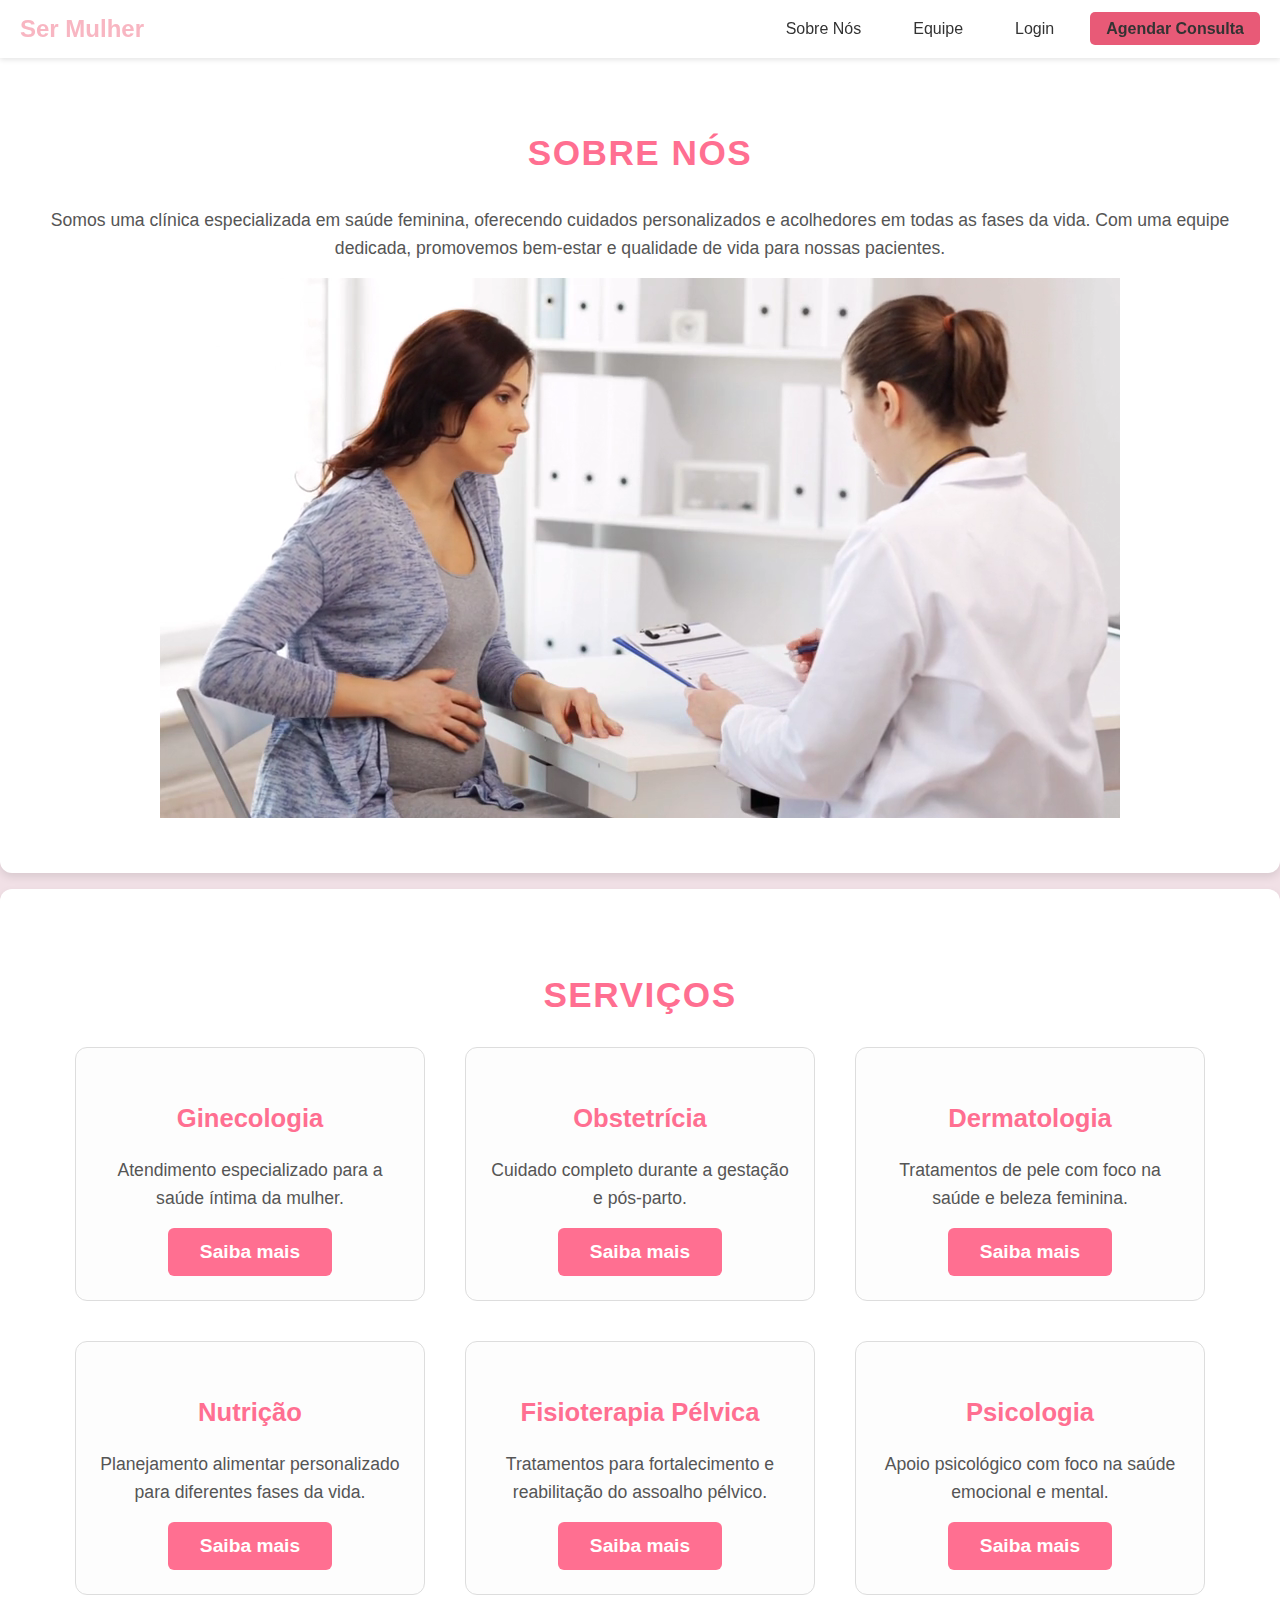
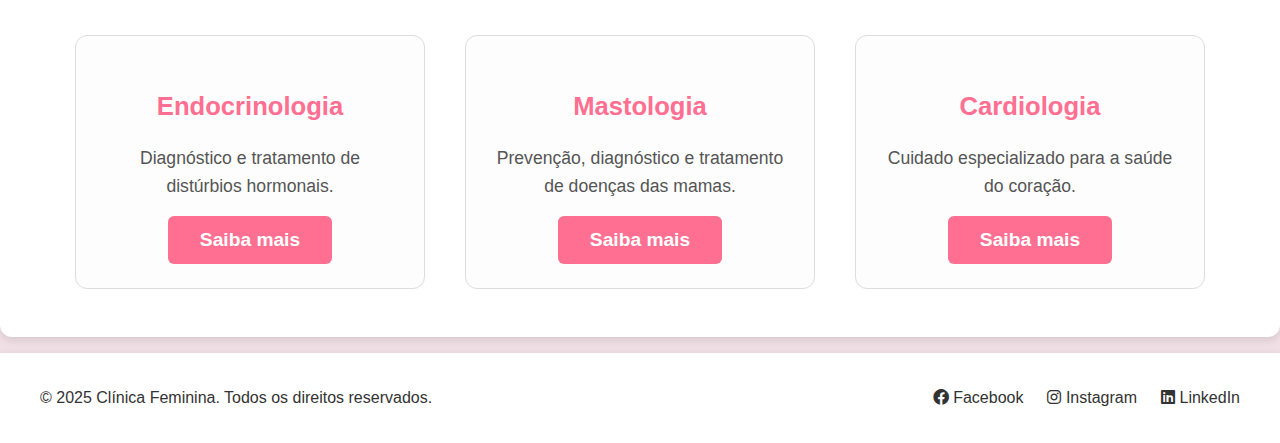
<file: index.html>
<!DOCTYPE html>
<html lang="pt-br">
<head>
    <meta charset="UTF-8">
    <meta name="viewport" content="width=device-width, initial-scale=1.0">
    <title>Clínica Feminina</title>
    <link rel="stylesheet" href="styles.css">
    
    <!-- Link para o Font Awesome -->
    <link rel="stylesheet" href="https://cdnjs.cloudflare.com/ajax/libs/font-awesome/6.0.0-beta3/css/all.min.css">
</head>
<header>
    <nav class="navbar">
      <div class="logo">Ser Mulher</div>  
      <ul id="navbar-links">
        <li><a href="index.html">Sobre Nós</a></li>
        <li><a href="equipe.html">Equipe</a></li>
        <li><a href="login.html">Login</a></li>
        <li><a href="agendamentos.html" class="cta-button">Agendar Consulta</a></li>
      </ul>
    </nav>
</header>

<script>
    // Função para alternar o menu em dispositivos móveis
    function toggleMenu() {
      const navbarLinks = document.getElementById('navbar-links');
      navbarLinks.classList.toggle('show');
    }

    // Função para adicionar a classe 'transparent' à navbar quando o usuário rolar a página
    window.onscroll = function() {
      const navbar = document.querySelector('.navbar');
      if (window.pageYOffset > 50) { // A partir de 50px de rolagem
        navbar.classList.add('transparent'); // Adiciona a classe para torná-la transparente
      } else {
        navbar.classList.remove('transparent'); // Remove a classe quando voltar ao topo
      }
    };
</script>


<section id="about" class="about">
    <div class="container">
        <h2>Sobre Nós</h2>
        <p>Somos uma clínica especializada em saúde feminina, oferecendo cuidados personalizados e acolhedores em todas as fases da vida. Com uma equipe dedicada, promovemos bem-estar e qualidade de vida para nossas pacientes.</p>
    </div>
    <video src="img\video_gravida.mp4" autoplay loop muted></video>
</section>

<section id="services" class="services">
    <div class="container">
        <h2>Serviços</h2>
        <div class="service-list">
            <div class="service">
                <h3>Ginecologia</h3>
                <p>Atendimento especializado para a saúde íntima da mulher.</p>
                <button><a class="link" href="ginecologia.html">Saiba mais</a></button>
            </div>
            <div class="service">
                <h3>Obstetrícia</h3>
                <p>Cuidado completo durante a gestação e pós-parto.</p>
                <button><a class="link" href="obstetricia.html">Saiba mais</a></button>
            </div>
            <div class="service">
                <h3>Dermatologia</h3>
                <p>Tratamentos de pele com foco na saúde e beleza feminina.</p>
                <button><a class="link" href="derma.html">Saiba mais</a></button>
            </div>
            <div class="service">
                <h3>Nutrição</h3>
                <p>Planejamento alimentar personalizado para diferentes fases da vida.</p>
                <button><a class="link" href="nutricao.html">Saiba mais</a></button>
            </div>
            <div class="service">
                <h3>Fisioterapia Pélvica</h3>
                <p>Tratamentos para fortalecimento e reabilitação do assoalho pélvico.</p>
                <button><a class="link" href="fisio-p.html">Saiba mais</a></button>
            </div>
            <div class="service">
                <h3>Psicologia</h3>
                <p>Apoio psicológico com foco na saúde emocional e mental.</p>
                <button><a class="link" href="psicologia.html">Saiba mais</a></button>
            </div>
            <div class="service">
                <h3>Endocrinologia</h3>
                <p>Diagnóstico e tratamento de distúrbios hormonais.</p>
                <button><a class="link" href="endocrinologia.html">Saiba mais</a></button>
            </div>
            <div class="service">
                <h3>Mastologia</h3>
                <p>Prevenção, diagnóstico e tratamento de doenças das mamas.</p>
                <button><a class="link" href="mastologia.html">Saiba mais</a></button>
            </div>
            <div class="service">
                <h3>Cardiologia</h3>
                <p>Cuidado especializado para a saúde do coração.</p>
                <button><a class="link" href="cardiologia.html">Saiba mais</a></button>
            </div>
        </div>
    </div>
</section>

    <footer class="footer">
        <div class="container">
            <div class="footer-content">
                <div class="footer-left">
                    <p>&copy; 2025 Clínica Feminina. Todos os direitos reservados.</p>
                </div>
                <div class="footer-right">
                    <ul class="social-links">
                        <li><a href="https://www.facebook.com/?locale=pt_BR" target="_blank"><i class="fab fa-facebook"></i> Facebook</a></li>
                        <li><a href="https://www.instagram.com/" target="_blank"><i class="fab fa-instagram"></i> Instagram</a></li>
                        <li><a href="https://www.linkedin.com/home" target="_blank"><i class="fab fa-linkedin"></i> LinkedIn</a></li>
                    </ul>
                </div>
            </div>
        </div>
    </footer>
    </body>
    </html>
</file>
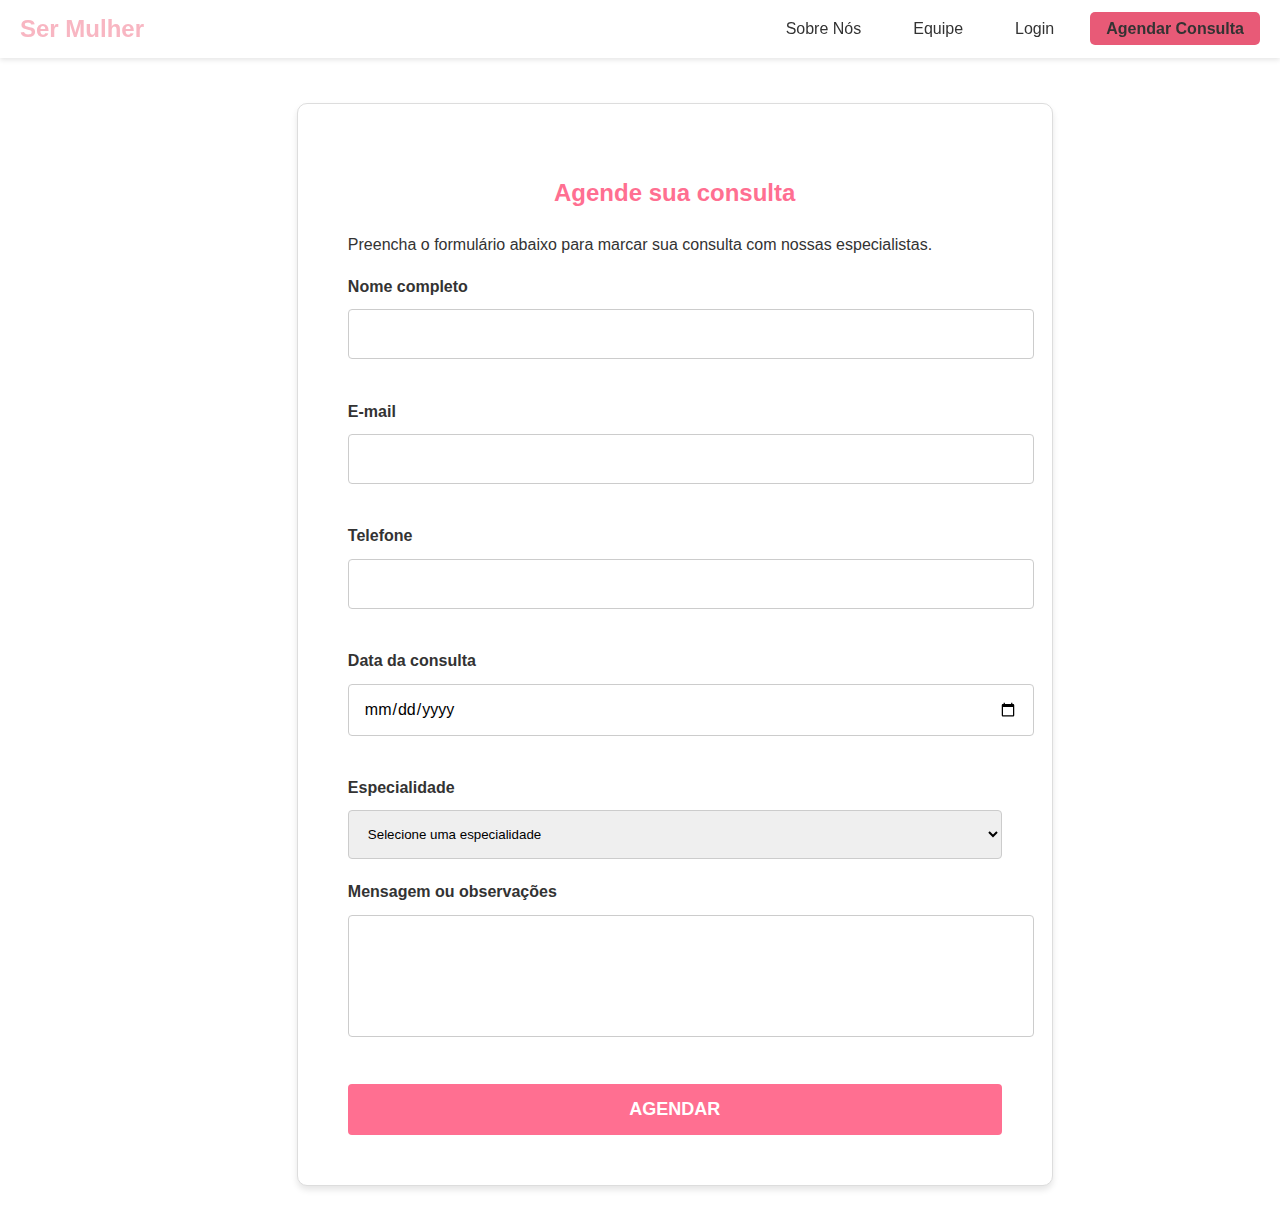
<file: agendamentos.html>
<!DOCTYPE html>
<html lang="pt-br">
<head>
    <meta charset="UTF-8">
    <meta name="viewport" content="width=device-width, initial-scale=1.0">
    <title>Clínica Feminina</title>
    <link rel="stylesheet" href="styles.css">
    
    <!-- Link para o Font Awesome -->
    <link rel="stylesheet" href="https://cdnjs.cloudflare.com/ajax/libs/font-awesome/6.0.0-beta3/css/all.min.css">
</head>
<header>
    <nav class="navbar">
      <div class="logo">Ser Mulher</div>  
      <ul id="navbar-links">
        <li><a href="index.html">Sobre Nós</a></li>
        <li><a href="equipe.html">Equipe</a></li>
        <li><a href="login.html">Login</a></li>
        <li><a href="agendamentos.html" class="cta-button">Agendar Consulta</a></li>
      </ul>
    </nav>
</header>

<script>
    // Função para alternar o menu em dispositivos móveis
    function toggleMenu() {
      const navbarLinks = document.getElementById('navbar-links');
      navbarLinks.classList.toggle('show');
    }

    // Função para adicionar a classe 'transparent' à navbar quando o usuário rolar a página
    window.onscroll = function() {
      const navbar = document.querySelector('.navbar');
      if (window.pageYOffset > 50) { // A partir de 50px de rolagem
        navbar.classList.add('transparent'); // Adiciona a classe para torná-la transparente
      } else {
        navbar.classList.remove('transparent'); // Remove a classe quando voltar ao topo
      }
    };
</script>

    <style>
       body {
    font-family: "Arial", Times, serif;
    background-color: #fff;
    margin: 0;
    padding: 0;
    display: flex;
    flex-direction: column;
    align-items: center;
    justify-content: space-between; /* Mudança aqui para garantir que o footer fique na parte inferior */
    min-height: 100vh;
    color: #333;
    text-align: center;
}

header {
    color: #ff6f91;
    padding: 20px 0;
    width: 100%;
    background-color: #fff;
}

header h1 {
    margin: 0;
    font-size: 3em;
}

.appointment-section {
    width: 100%;
    max-width: 1600px;
    padding: 20px;
}

.appointment-form {
    background-color: #fff;
    padding: 50px;
    border-radius: 10px;
    box-shadow: 0 4px 6px rgba(0, 0, 0, 0.1);
    text-align: left;
    margin: 0 auto;
    width: 90%;
}

.appointment-form h2 {
    color: #ff6f91;
    margin-bottom: 20px;
    text-align: center;
}

.form-group {
    margin-bottom: 20px;
}

.form-group label {
    display: block;
    font-weight: bold;
    margin-bottom: 10px;
    color: #333;
}

.form-group input, .form-group select, .form-group textarea {
    width: 100%;
    padding: 15px;
    border: 1px solid #ccc;
    border-radius: 4px;
    font-family: "Arial", Times, serif;
}

.form-group textarea {
    resize: none;
}

.btn-submit {
    background-color: #ff6f91;
    color: #fff;
    border: none;
    padding: 15px 20px;
    border-radius: 4px;
    cursor: pointer;
    font-size: 18px;
    display: block;
    width: 100%;
    text-transform: uppercase;
}

.btn-submit:hover {
    background-color: #ff5075;
}

.success-message {
    text-align: center;
    color: #28a745;
    font-weight: bold;
    margin-top: 20px;
    display: none;
}

footer {
    margin-top: 20px;
    font-size: 14px;
    color: #ff6f91;
    width: 100%; /* O footer vai ocupar 100% da largura */
    text-align: center;
    background-color: #fff;
    padding: 20px 0;
    position: absolute; /* Isso vai garantir que o footer fique na parte inferior da tela */
    bottom: 0; /* Coloca o footer no rodapé da página */
}

    </style>
    <script>
        document.addEventListener("DOMContentLoaded", () => {
            const form = document.querySelector(".appointment-form");
            const successMessage = document.createElement("div");
            successMessage.className = "success-message";
            successMessage.textContent = "Consulta agendada com sucesso!";
            form.parentNode.appendChild(successMessage);

            form.addEventListener("submit", (event) => {
                event.preventDefault();

                // Validações extras podem ser feitas aqui
                const name = document.getElementById("name").value;
                const email = document.getElementById("email").value;
                const phone = document.getElementById("phone").value;
                const date = document.getElementById("date").value;

                if (!name || !email || !phone || !date) {
                    alert("Por favor, preencha todos os campos obrigatórios.");
                    return;
                }

                successMessage.style.display = "block";
                form.reset();
            });
        });
    </script>
</head>
<body>
    <h1></h1>
    <main>
        <section class="appointment-section">
            <form action="#" method="post" class="appointment-form">
                <h2>Agende sua consulta</h2>
                <p>Preencha o formulário abaixo para marcar sua consulta com nossas especialistas.</p>

                <div class="form-group">
                    <label for="name">Nome completo</label>
                    <input type="text" id="name" name="name" required>
                </div>

                <div class="form-group">
                    <label for="email">E-mail</label>
                    <input type="email" id="email" name="email" required>
                </div>

                <div class="form-group">
                    <label for="phone">Telefone</label>
                    <input type="tel" id="phone" name="phone" required>
                </div>

                <div class="form-group">
                    <label for="date">Data da consulta</label>
                    <input type="date" id="date" name="date" required>
                </div>

                <div class="form-group">
                    <label for="specialty">Especialidade</label>
                    <select id="specialty" name="specialty" required>
                        <option value="">Selecione uma especialidade</option>
                        <option value="ginecologia">Ginecologia</option>
                        <option value="obstetricia">Obstetrícia</option>
                        <option value="nutricao">Nutrição</option>
                        <option value="dermatologista">Dermatologista</option>
                        <option value="fisioteriapia">Fisioterapia</option>
                        <option value="Cardiologia">Cardiologia</option>
                        <option value="mastologia">Mastologia</option>
                    </select>
                </div>

                <div class="form-group">
                    <label for="message">Mensagem ou observações</label>
                    <textarea id="message" name="message" rows="5"></textarea>
                </div>

                <button type="submit" class="btn-submit">Agendar</button>
            </form>
        </section>
    </main> 
</body>
</html>
</file>
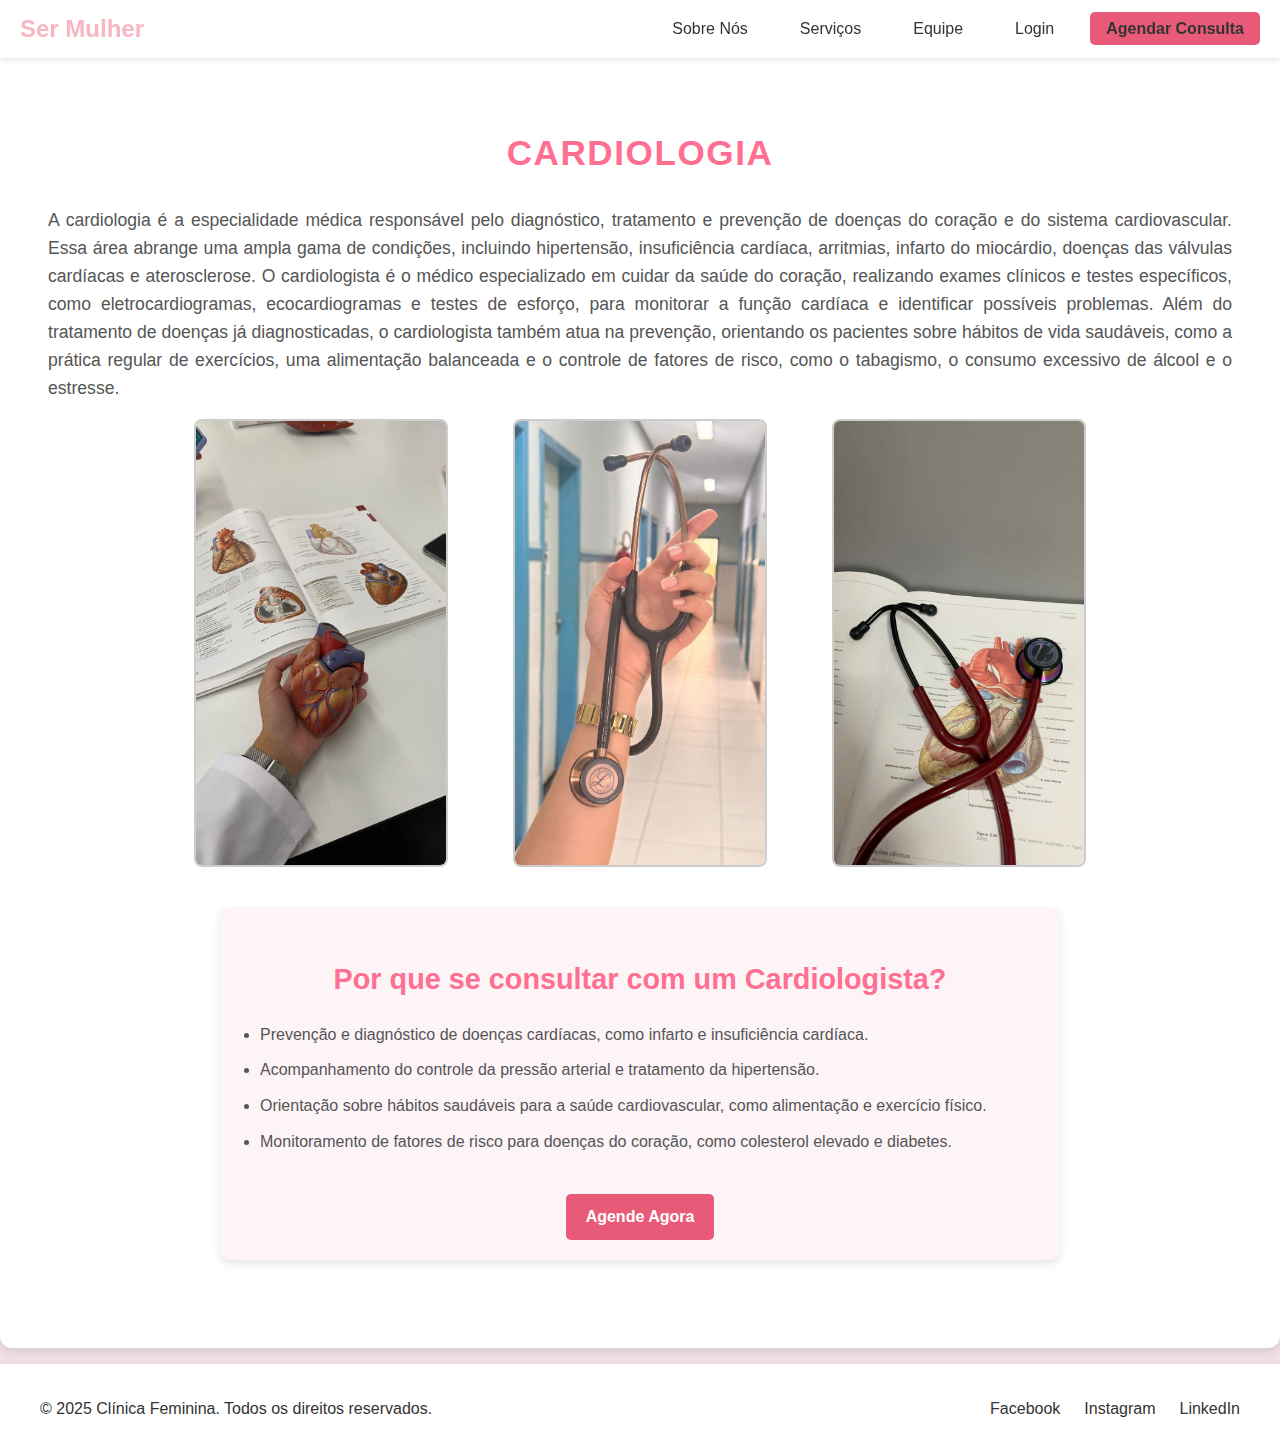
<file: cardiologia.html>
<!DOCTYPE html>
<html lang="pt-br">
<head>
    <meta charset="UTF-8">
    <meta name="viewport" content="width=device-width, initial-scale=1.0">
    <title>Clínica Feminina</title>
    <link rel="stylesheet" href="styles.css">
    <style>
        p {
            text-align: justify;
            margin-bottom: 20px;
        }
        .image-container {
            display: flex;
            gap: 65px; /* Espaço entre as imagens */
            justify-content: center; /* Alinha horizontalmente ao centro */
            align-items: center; /* Alinha verticalmente ao centro */
        }

        .image-container img {
            width: 250px; /* Largura da imagem */
            height: auto;
            border: 2px solid #ccc; /* Bordas opcionais */
            border-radius: 8px; /* Borda arredondada */
            justify-content: center; /* Alinha horizontalmente ao centro */
            align-items: center; /* Alinha verticalmente ao centro */
        }

        .topics {
        text-align: center;
        margin: 40px auto;
        padding: 20px;
        background-color: #fdf4f8;
        border-radius: 10px;
        box-shadow: 0 4px 8px rgba(0, 0, 0, 0.1);
        max-width: 800px;
        }

        .topics h3 {
            color: #ff6f91;
            margin-bottom: 15px;
            font-size: 1.8rem;
        }

        .topics ul {
            list-style-type: disc;
            margin: 20px 0;
            padding: 0 20px;
            text-align: left;
            color: #555;
        }

        .topics ul li {
            margin-bottom: 10px;
        }

        .cta-button-text {
            display: inline-block;
            margin-top: 20px;
            background-color: #e85a77;
            color: #fff;
            font-weight: bold;
            padding: 10px 20px;
            border-radius: 5px;
            text-decoration: none;
            transition: background-color 0.3s ease, transform 0.3s ease;
        }

        .cta-button-text:hover {
            background-color: #d14965;
            transform: translateY(-3px);
        }

    </style>
</head>
<header>
    <nav class="navbar">
      <div class="logo">Ser Mulher</div>  
      <ul id="navbar-links">
        <li><a href="inicio.html">Sobre Nós</a></li>
        <li><a href="#servicos">Serviços</a></li>
        <li><a href="equipe.html">Equipe</a></li>
        <li><a href="login.html">Login</a></li>
        <li><a href="agendamento.html" class="cta-button">Agendar Consulta</a></li>
      </ul>
    </nav>
  </header>

  <script>
    // Função para alternar o menu em dispositivos móveis
    function toggleMenu() {
      const navbarLinks = document.getElementById('navbar-links');
      navbarLinks.classList.toggle('show');
    }

      // Função para adicionar a classe 'transparent' à navbar quando o usuário rolar a página
  window.onscroll = function() {
    const navbar = document.querySelector('.navbar');
    if (window.pageYOffset > 50) { // A partir de 50px de rolagem
      navbar.classList.add('transparent'); // Adiciona a classe para torná-la transparente
    } else {
      navbar.classList.remove('transparent'); // Remove a classe quando voltar ao topo
    }
  };

  </script>

<section id="about" class="about">
    <div class="container">
        <h2>Cardiologia</h2>
        <p>A cardiologia é a especialidade médica responsável pelo diagnóstico, tratamento e prevenção de doenças do coração e do sistema cardiovascular. Essa área abrange uma ampla gama de condições, incluindo hipertensão, insuficiência cardíaca, arritmias, infarto do miocárdio, doenças das válvulas cardíacas e aterosclerose. O cardiologista é o médico especializado em cuidar da saúde do coração, realizando exames clínicos e testes específicos, como eletrocardiogramas, ecocardiogramas e testes de esforço, para monitorar a função cardíaca e identificar possíveis problemas.

            Além do tratamento de doenças já diagnosticadas, o cardiologista também atua na prevenção, orientando os pacientes sobre hábitos de vida saudáveis, como a prática regular de exercícios, uma alimentação balanceada e o controle de fatores de risco, como o tabagismo, o consumo excessivo de álcool e o estresse. </p>
    </div>

    <div class="image-container">
      <img src="img/cardiologia.jfif" alt="Imagem 1">
      <img src="img/dfdb81d2-b2e1-4d0f-821e-9f4c9f71d6f5.jfif" alt="Imagem 2">
      <img src="img/medicine aesthetic 🩺💕.jfif" alt="Imagem 3">
  </div>

  <div class="topics">
    <h3>Por que se consultar com um Cardiologista?</h3>
    <ul>
        <li>Prevenção e diagnóstico de doenças cardíacas, como infarto e insuficiência cardíaca.</li>
        <li>Acompanhamento do controle da pressão arterial e tratamento da hipertensão.</li>
        <li>Orientação sobre hábitos saudáveis para a saúde cardiovascular, como alimentação e exercício físico.</li>
        <li>Monitoramento de fatores de risco para doenças do coração, como colesterol elevado e diabetes.</li>
    </ul>
    <a href="agendamentos.html" class="cta-button-text">Agende Agora</a>
</div>
</section>

<footer class="footer">
    <div class="container">
        <div class="footer-content">
            <div class="footer-left">
                <p>&copy; 2025 Clínica Feminina. Todos os direitos reservados.</p>
            </div>
            <div class="footer-right">
                <ul class="social-links">
                    <li><a href="https://www.facebook.com/?locale=pt_BR" target="_blank"><i class="fab fa-facebook"></i> Facebook</a></li>
                    <li><a href="https://www.instagram.com/" target="_blank"><i class="fab fa-instagram"></i> Instagram</a></li>
                    <li><a href="https://www.linkedin.com/home" target="_blank"><i class="fab fa-linkedin"></i> LinkedIn</a></li>
                </ul>
            </div>
        </div>
    </div>
</footer>
</body>
</html>
</file>
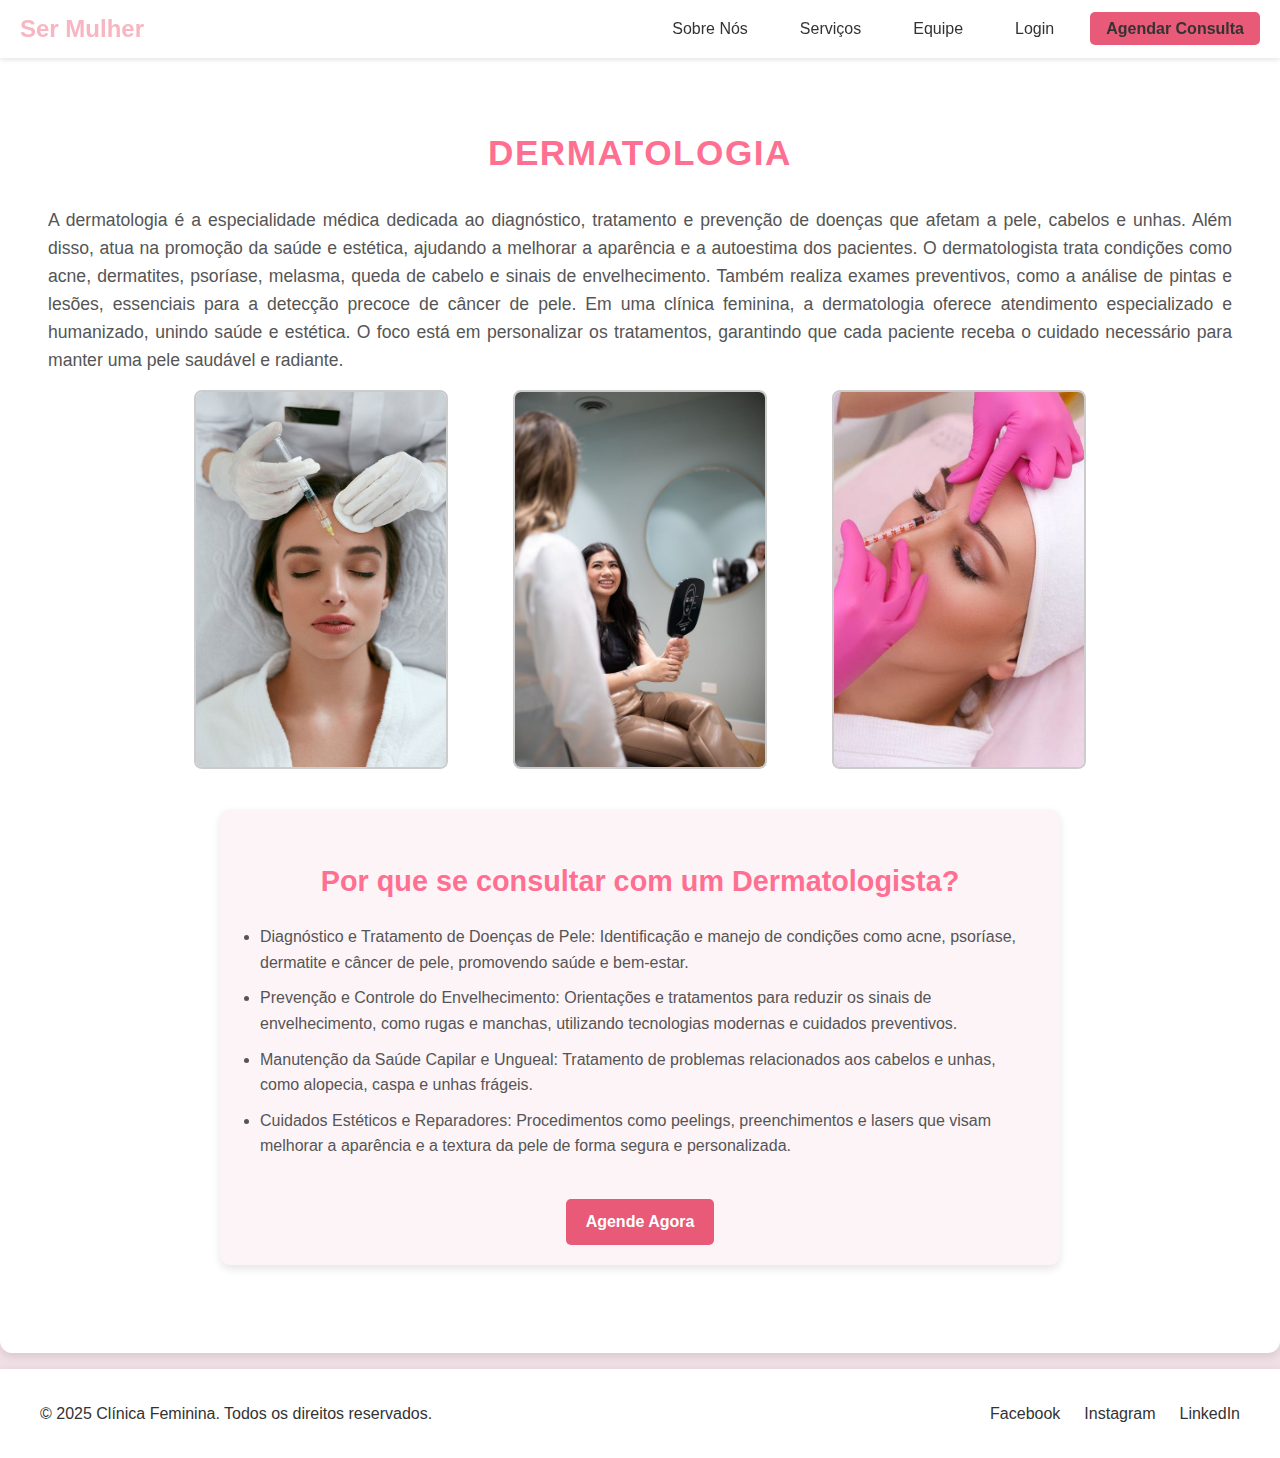
<file: derma.html>
<!DOCTYPE html>
<html lang="pt-br">
<head>
    <meta charset="UTF-8">
    <meta name="viewport" content="width=device-width, initial-scale=1.0">
    <title>Clínica Feminina</title>
    <link rel="stylesheet" href="styles.css">
    <style>
        p {
            text-align: justify;
            margin-bottom: 20px;
        }
        .image-container {
            display: flex;
            gap: 65px; /* Espaço entre as imagens */
            justify-content: center; /* Alinha horizontalmente ao centro */
            align-items: center; /* Alinha verticalmente ao centro */
        }

        .image-container img {
            width: 250px; /* Largura da imagem */
            height: auto;
            border: 2px solid #ccc; /* Bordas opcionais */
            border-radius: 8px; /* Borda arredondada */
            justify-content: center; /* Alinha horizontalmente ao centro */
            align-items: center; /* Alinha verticalmente ao centro */
        }

        .topics {
        text-align: center;
        margin: 40px auto;
        padding: 20px;
        background-color: #fdf4f8;
        border-radius: 10px;
        box-shadow: 0 4px 8px rgba(0, 0, 0, 0.1);
        max-width: 800px;
        }

        .topics h3 {
            color: #ff6f91;
            margin-bottom: 15px;
            font-size: 1.8rem;
        }

        .topics ul {
            list-style-type: disc;
            margin: 20px 0;
            padding: 0 20px;
            text-align: left;
            color: #555;
        }

        .topics ul li {
            margin-bottom: 10px;
        }

        .cta-button-text {
            display: inline-block;
            margin-top: 20px;
            background-color: #e85a77;
            color: #fff;
            font-weight: bold;
            padding: 10px 20px;
            border-radius: 5px;
            text-decoration: none;
            transition: background-color 0.3s ease, transform 0.3s ease;
        }

        .cta-button-text:hover {
            background-color: #d14965;
            transform: translateY(-3px);
        }

    </style>
</head>
<header>
    <nav class="navbar">
      <div class="logo">Ser Mulher</div>  
      <ul id="navbar-links">
        <li><a href="inicio.html">Sobre Nós</a></li>
        <li><a href="#servicos">Serviços</a></li>
        <li><a href="equipe.html">Equipe</a></li>
        <li><a href="login.html">Login</a></li>
        <li><a href="agendamento.html" class="cta-button">Agendar Consulta</a></li>
      </ul>
    </nav>
  </header>

  <script>
    // Função para alternar o menu em dispositivos móveis
    function toggleMenu() {
      const navbarLinks = document.getElementById('navbar-links');
      navbarLinks.classList.toggle('show');
    }

      // Função para adicionar a classe 'transparent' à navbar quando o usuário rolar a página
  window.onscroll = function() {
    const navbar = document.querySelector('.navbar');
    if (window.pageYOffset > 50) { // A partir de 50px de rolagem
      navbar.classList.add('transparent'); // Adiciona a classe para torná-la transparente
    } else {
      navbar.classList.remove('transparent'); // Remove a classe quando voltar ao topo
    }
  };

  </script>

<section id="about" class="about">
    <div class="container">
        <h2>Dermatologia</h2>
        <p>A dermatologia é a especialidade médica dedicada ao diagnóstico, tratamento e prevenção de doenças que afetam a pele, cabelos e unhas. Além disso, atua na promoção da saúde e estética, ajudando a melhorar a aparência e a autoestima dos pacientes.

            O dermatologista trata condições como acne, dermatites, psoríase, melasma, queda de cabelo e sinais de envelhecimento. Também realiza exames preventivos, como a análise de pintas e lesões, essenciais para a detecção precoce de câncer de pele.
            
            Em uma clínica feminina, a dermatologia oferece atendimento especializado e humanizado, unindo saúde e estética. O foco está em personalizar os tratamentos, garantindo que cada paciente receba o cuidado necessário para manter uma pele saudável e radiante.</p>
    </div>

    <div class="image-container">
      <img src="img/d1.jfif" alt="Imagem 1">
      <img src="img/d2.jfif" alt="Imagem 2">
      <img src="img/d3.jfif" alt="Imagem 3">
  </div>

  <div class="topics">
    <h3>Por que se consultar com um Dermatologista?</h3>
    <ul>
        <li>Diagnóstico e Tratamento de Doenças de Pele: Identificação e manejo de condições como acne, psoríase, dermatite e câncer de pele, promovendo saúde e bem-estar.</li>
        <li>Prevenção e Controle do Envelhecimento: Orientações e tratamentos para reduzir os sinais de envelhecimento, como rugas e manchas, utilizando tecnologias modernas e cuidados preventivos.</li>
        <li>Manutenção da Saúde Capilar e Ungueal: Tratamento de problemas relacionados aos cabelos e unhas, como alopecia, caspa e unhas frágeis.</li>
        <li>Cuidados Estéticos e Reparadores: Procedimentos como peelings, preenchimentos e lasers que visam melhorar a aparência e a textura da pele de forma segura e personalizada.</li>
    </ul>
    <a href="agendamentos.html" class="cta-button-text">Agende Agora</a>
</div>
</section>

<footer class="footer">
    <div class="container">
        <div class="footer-content">
            <div class="footer-left">
                <p>&copy; 2025 Clínica Feminina. Todos os direitos reservados.</p>
            </div>
            <div class="footer-right">
                <ul class="social-links">
                    <li><a href="https://www.facebook.com/?locale=pt_BR" target="_blank"><i class="fab fa-facebook"></i> Facebook</a></li>
                    <li><a href="https://www.instagram.com/" target="_blank"><i class="fab fa-instagram"></i> Instagram</a></li>
                    <li><a href="https://www.linkedin.com/home" target="_blank"><i class="fab fa-linkedin"></i> LinkedIn</a></li>
                </ul>
            </div>
        </div>
    </div>
</footer>
</body>
</html>
</file>
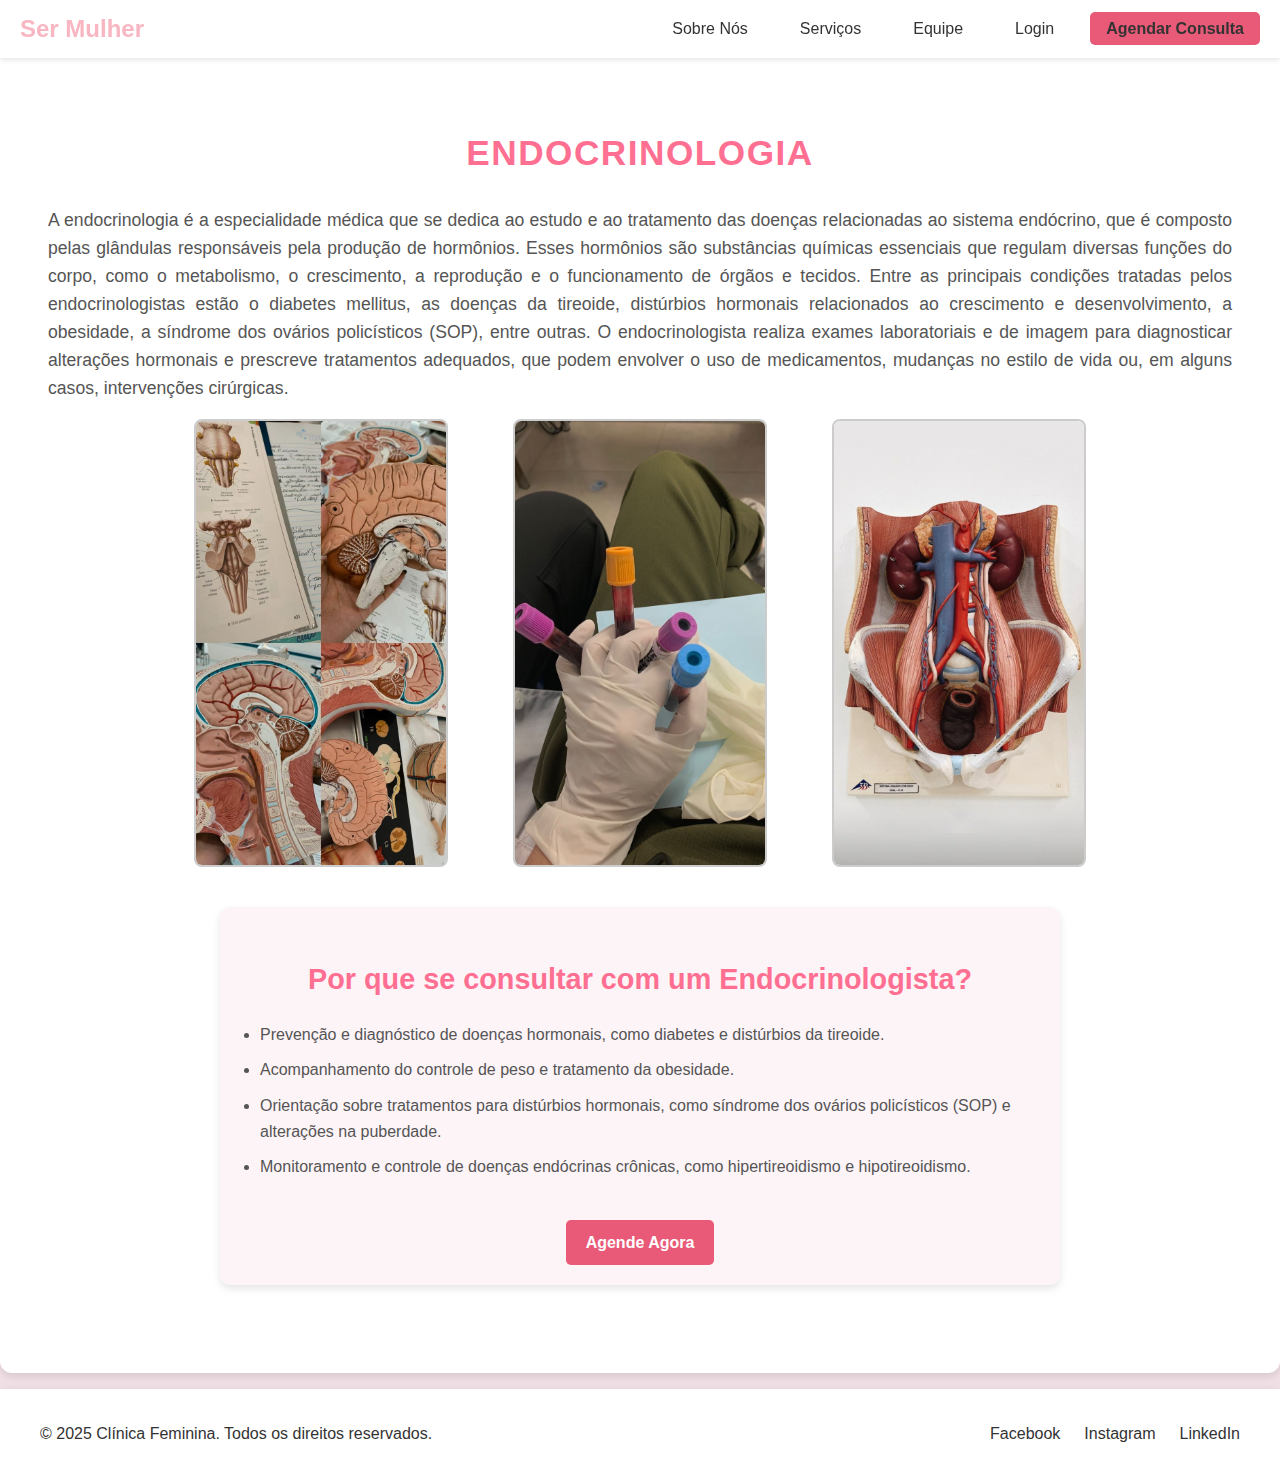
<file: endocrinologia.html>
<!DOCTYPE html>
<html lang="pt-br">
<head>
    <meta charset="UTF-8">
    <meta name="viewport" content="width=device-width, initial-scale=1.0">
    <title>Clínica Feminina</title>
    <link rel="stylesheet" href="styles.css">
    <style>
        p {
            text-align: justify;
            margin-bottom: 20px;
        }
        .image-container {
            display: flex;
            gap: 65px; /* Espaço entre as imagens */
            justify-content: center; /* Alinha horizontalmente ao centro */
            align-items: center; /* Alinha verticalmente ao centro */
        }

        .image-container img {
            width: 250px; /* Largura da imagem */
            height: auto;
            border: 2px solid #ccc; /* Bordas opcionais */
            border-radius: 8px; /* Borda arredondada */
            justify-content: center; /* Alinha horizontalmente ao centro */
            align-items: center; /* Alinha verticalmente ao centro */
        }

        .topics {
        text-align: center;
        margin: 40px auto;
        padding: 20px;
        background-color: #fdf4f8;
        border-radius: 10px;
        box-shadow: 0 4px 8px rgba(0, 0, 0, 0.1);
        max-width: 800px;
        }

        .topics h3 {
            color: #ff6f91;
            margin-bottom: 15px;
            font-size: 1.8rem;
        }

        .topics ul {
            list-style-type: disc;
            margin: 20px 0;
            padding: 0 20px;
            text-align: left;
            color: #555;
        }

        .topics ul li {
            margin-bottom: 10px;
        }

        .cta-button-text {
            display: inline-block;
            margin-top: 20px;
            background-color: #e85a77;
            color: #fff;
            font-weight: bold;
            padding: 10px 20px;
            border-radius: 5px;
            text-decoration: none;
            transition: background-color 0.3s ease, transform 0.3s ease;
        }

        .cta-button-text:hover {
            background-color: #d14965;
            transform: translateY(-3px);
        }

    </style>
</head>
<header>
    <nav class="navbar">
      <div class="logo">Ser Mulher</div>  
      <ul id="navbar-links">
        <li><a href="inicio.html">Sobre Nós</a></li>
        <li><a href="#servicos">Serviços</a></li>
        <li><a href="equipe.html">Equipe</a></li>
        <li><a href="login.html">Login</a></li>
        <li><a href="agendamentos.html" class="cta-button">Agendar Consulta</a></li>
      </ul>
    </nav>
  </header>

  <script>
    // Função para alternar o menu em dispositivos móveis
    function toggleMenu() {
      const navbarLinks = document.getElementById('navbar-links');
      navbarLinks.classList.toggle('show');
    }

      // Função para adicionar a classe 'transparent' à navbar quando o usuário rolar a página
  window.onscroll = function() {
    const navbar = document.querySelector('.navbar');
    if (window.pageYOffset > 50) { // A partir de 50px de rolagem
      navbar.classList.add('transparent'); // Adiciona a classe para torná-la transparente
    } else {
      navbar.classList.remove('transparent'); // Remove a classe quando voltar ao topo
    }
  };

  </script>

<section id="about" class="about">
    <div class="container">
        <h2>Endocrinologia</h2>
        <p>A endocrinologia é a especialidade médica que se dedica ao estudo e ao tratamento das doenças relacionadas ao sistema endócrino, que é composto pelas glândulas responsáveis pela produção de hormônios. Esses hormônios são substâncias químicas essenciais que regulam diversas funções do corpo, como o metabolismo, o crescimento, a reprodução e o funcionamento de órgãos e tecidos.

            Entre as principais condições tratadas pelos endocrinologistas estão o diabetes mellitus, as doenças da tireoide, distúrbios hormonais relacionados ao crescimento e desenvolvimento, a obesidade, a síndrome dos ovários policísticos (SOP), entre outras. O endocrinologista realiza exames laboratoriais e de imagem para diagnosticar alterações hormonais e prescreve tratamentos adequados, que podem envolver o uso de medicamentos, mudanças no estilo de vida ou, em alguns casos, intervenções cirúrgicas.</p>
    </div>

    <div class="image-container">
      <img src="img/anatomia walppaper.jfif" alt="Imagem 1">
      <img src="img/sangue.jfif" alt="Imagem 2">
      <img src="img/Anatomy.jfif" alt="Imagem 3">
  </div>

  <div class="topics">
    <h3>Por que se consultar com um Endocrinologista?</h3>
    <ul>
        <li>Prevenção e diagnóstico de doenças hormonais, como diabetes e distúrbios da tireoide.</li>
        <li>Acompanhamento do controle de peso e tratamento da obesidade.</li>
        <li>Orientação sobre tratamentos para distúrbios hormonais, como síndrome dos ovários policísticos (SOP) e alterações na puberdade.</li>
        <li>Monitoramento e controle de doenças endócrinas crônicas, como hipertireoidismo e hipotireoidismo.</li>
    </ul>
    <a href="agendamentos.html" class="cta-button-text">Agende Agora</a>
</div>
</section>

<footer class="footer">
    <div class="container">
        <div class="footer-content">
            <div class="footer-left">
                <p>&copy; 2025 Clínica Feminina. Todos os direitos reservados.</p>
            </div>
            <div class="footer-right">
                <ul class="social-links">
                    <li><a href="https://www.facebook.com/?locale=pt_BR" target="_blank"><i class="fab fa-facebook"></i> Facebook</a></li>
                    <li><a href="https://www.instagram.com/" target="_blank"><i class="fab fa-instagram"></i> Instagram</a></li>
                    <li><a href="https://www.linkedin.com/home" target="_blank"><i class="fab fa-linkedin"></i> LinkedIn</a></li>
                </ul>
            </div>
        </div>
    </div>
</footer>
</body>
</html>
</file>
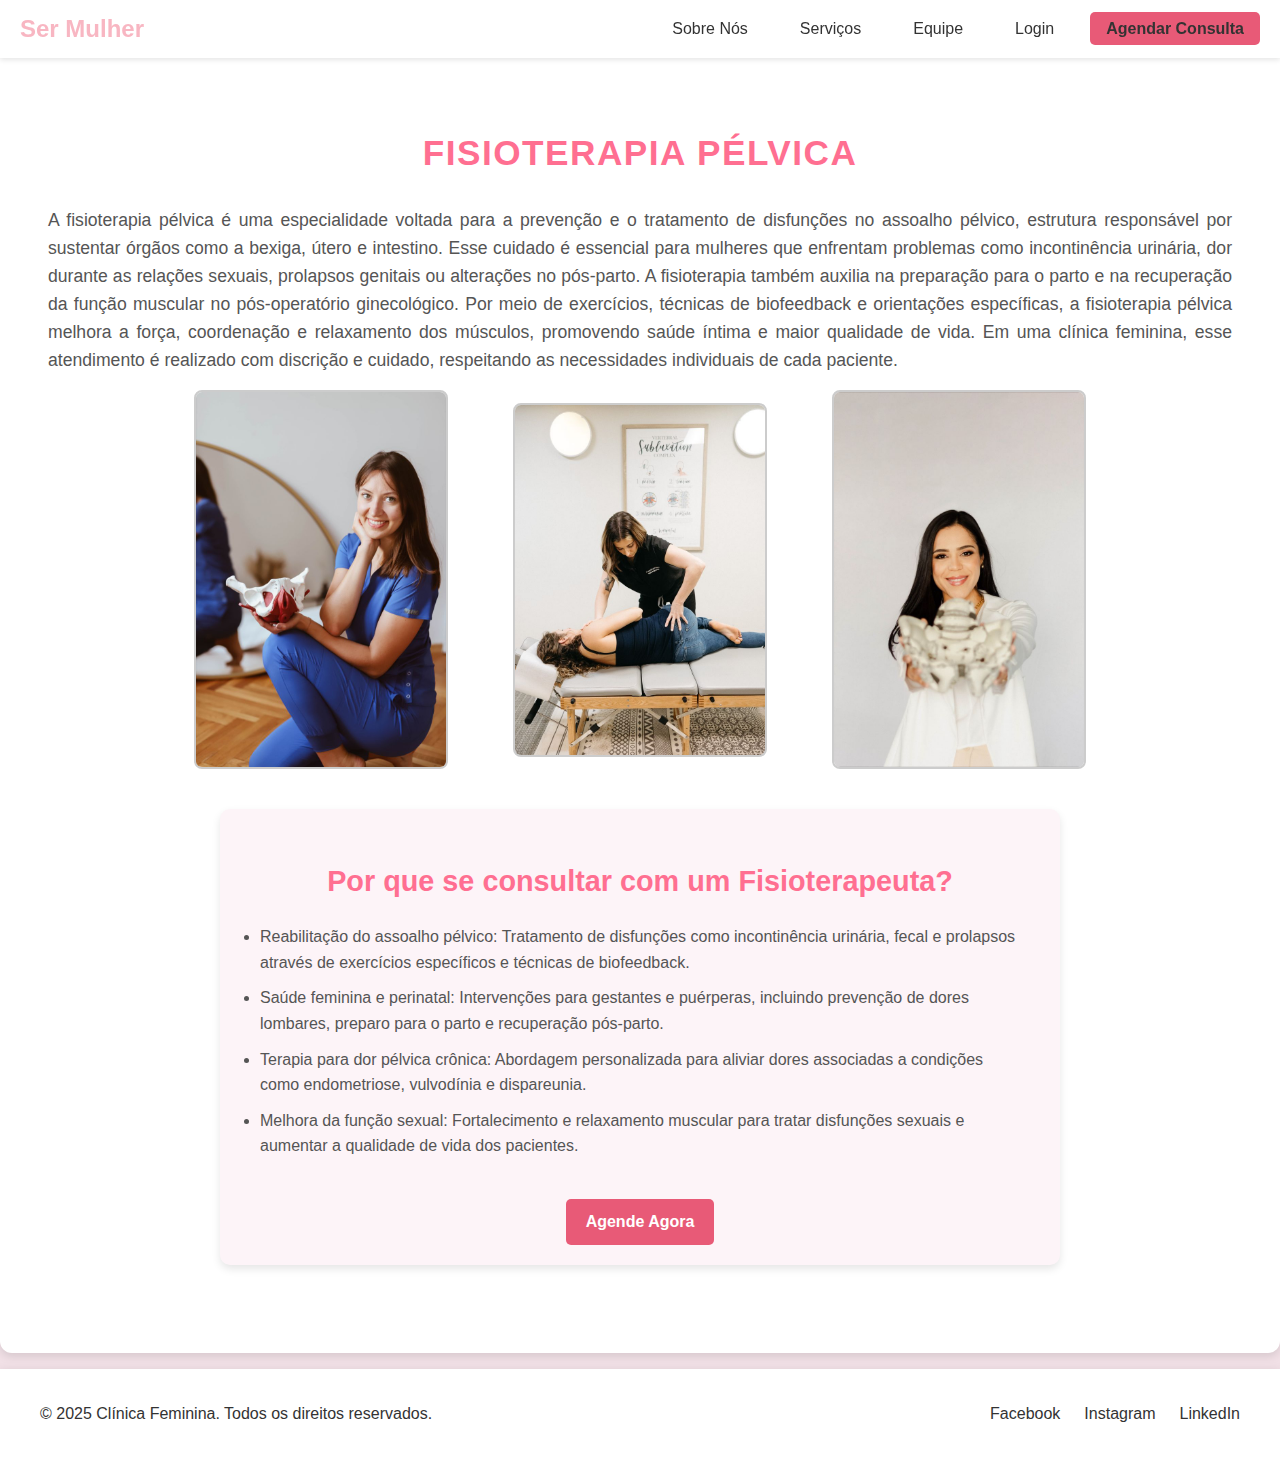
<file: fisio-p.html>
<!DOCTYPE html>
<html lang="pt-br">
<head>
    <meta charset="UTF-8">
    <meta name="viewport" content="width=device-width, initial-scale=1.0">
    <title>Clínica Feminina</title>
    <link rel="stylesheet" href="styles.css">
    <style>
        p {
            text-align: justify;
            margin-bottom: 20px;
        }
        .image-container {
            display: flex;
            gap: 65px; /* Espaço entre as imagens */
            justify-content: center; /* Alinha horizontalmente ao centro */
            align-items: center; /* Alinha verticalmente ao centro */
        }

        .image-container img {
            width: 250px; /* Largura da imagem */
            height: auto;
            border: 2px solid #ccc; /* Bordas opcionais */
            border-radius: 8px; /* Borda arredondada */
            justify-content: center; /* Alinha horizontalmente ao centro */
            align-items: center; /* Alinha verticalmente ao centro */
        }

        .topics {
        text-align: center;
        margin: 40px auto;
        padding: 20px;
        background-color: #fdf4f8;
        border-radius: 10px;
        box-shadow: 0 4px 8px rgba(0, 0, 0, 0.1);
        max-width: 800px;
        }

        .topics h3 {
            color: #ff6f91;
            margin-bottom: 15px;
            font-size: 1.8rem;
        }

        .topics ul {
            list-style-type: disc;
            margin: 20px 0;
            padding: 0 20px;
            text-align: left;
            color: #555;
        }

        .topics ul li {
            margin-bottom: 10px;
        }

        .cta-button-text {
            display: inline-block;
            margin-top: 20px;
            background-color: #e85a77;
            color: #fff;
            font-weight: bold;
            padding: 10px 20px;
            border-radius: 5px;
            text-decoration: none;
            transition: background-color 0.3s ease, transform 0.3s ease;
        }

        .cta-button-text:hover {
            background-color: #d14965;
            transform: translateY(-3px);
        }

    </style>
</head>
<header>
    <nav class="navbar">
      <div class="logo">Ser Mulher</div>  
      <ul id="navbar-links">
        <li><a href="inicio.html">Sobre Nós</a></li>
        <li><a href="#servicos">Serviços</a></li>
        <li><a href="equipe.html">Equipe</a></li>
        <li><a href="login.html">Login</a></li>
        <li><a href="agendamento.html" class="cta-button">Agendar Consulta</a></li>
      </ul>
    </nav>
  </header>

  <script>
    // Função para alternar o menu em dispositivos móveis
    function toggleMenu() {
      const navbarLinks = document.getElementById('navbar-links');
      navbarLinks.classList.toggle('show');
    }

      // Função para adicionar a classe 'transparent' à navbar quando o usuário rolar a página
  window.onscroll = function() {
    const navbar = document.querySelector('.navbar');
    if (window.pageYOffset > 50) { // A partir de 50px de rolagem
      navbar.classList.add('transparent'); // Adiciona a classe para torná-la transparente
    } else {
      navbar.classList.remove('transparent'); // Remove a classe quando voltar ao topo
    }
  };

  </script>

<section id="about" class="about">
    <div class="container">
        <h2>Fisioterapia Pélvica</h2>
        <p>A fisioterapia pélvica é uma especialidade voltada para a prevenção e o tratamento de disfunções no assoalho pélvico, estrutura responsável por sustentar órgãos como a bexiga, útero e intestino.

            Esse cuidado é essencial para mulheres que enfrentam problemas como incontinência urinária, dor durante as relações sexuais, prolapsos genitais ou alterações no pós-parto. A fisioterapia também auxilia na preparação para o parto e na recuperação da função muscular no pós-operatório ginecológico.
            
            Por meio de exercícios, técnicas de biofeedback e orientações específicas, a fisioterapia pélvica melhora a força, coordenação e relaxamento dos músculos, promovendo saúde íntima e maior qualidade de vida. Em uma clínica feminina, esse atendimento é realizado com discrição e cuidado, respeitando as necessidades individuais de cada paciente.</p>
    </div>

    <div class="image-container">
      <img src="img/f1.jfif" alt="Imagem 1">
      <img src="img/Buckhead Chiropractor.jfif" alt="Imagem 2">
      <img src="img/f2.jfif" alt="Imagem 3">
  </div>

  <div class="topics">
    <h3>Por que se consultar com um Fisioterapeuta?</h3>
    <ul>
        <li>Reabilitação do assoalho pélvico: Tratamento de disfunções como incontinência urinária, fecal e prolapsos através de exercícios específicos e técnicas de biofeedback.</li>
        <li>Saúde feminina e perinatal: Intervenções para gestantes e puérperas, incluindo prevenção de dores lombares, preparo para o parto e recuperação pós-parto.</li>
        <li>Terapia para dor pélvica crônica: Abordagem personalizada para aliviar dores associadas a condições como endometriose, vulvodínia e dispareunia.</li>
        <li>Melhora da função sexual: Fortalecimento e relaxamento muscular para tratar disfunções sexuais e aumentar a qualidade de vida dos pacientes.</li>
    </ul>
    <a href="agendamentos.html" class="cta-button-text">Agende Agora</a>
</div>
</section>

<footer class="footer">
    <div class="container">
        <div class="footer-content">
            <div class="footer-left">
                <p>&copy; 2025 Clínica Feminina. Todos os direitos reservados.</p>
            </div>
            <div class="footer-right">
                <ul class="social-links">
                    <li><a href="https://www.facebook.com/?locale=pt_BR" target="_blank"><i class="fab fa-facebook"></i> Facebook</a></li>
                    <li><a href="https://www.instagram.com/" target="_blank"><i class="fab fa-instagram"></i> Instagram</a></li>
                    <li><a href="https://www.linkedin.com/home" target="_blank"><i class="fab fa-linkedin"></i> LinkedIn</a></li>
                </ul>
            </div>
        </div>
    </div>
</footer>
</body>
</html>
</file>
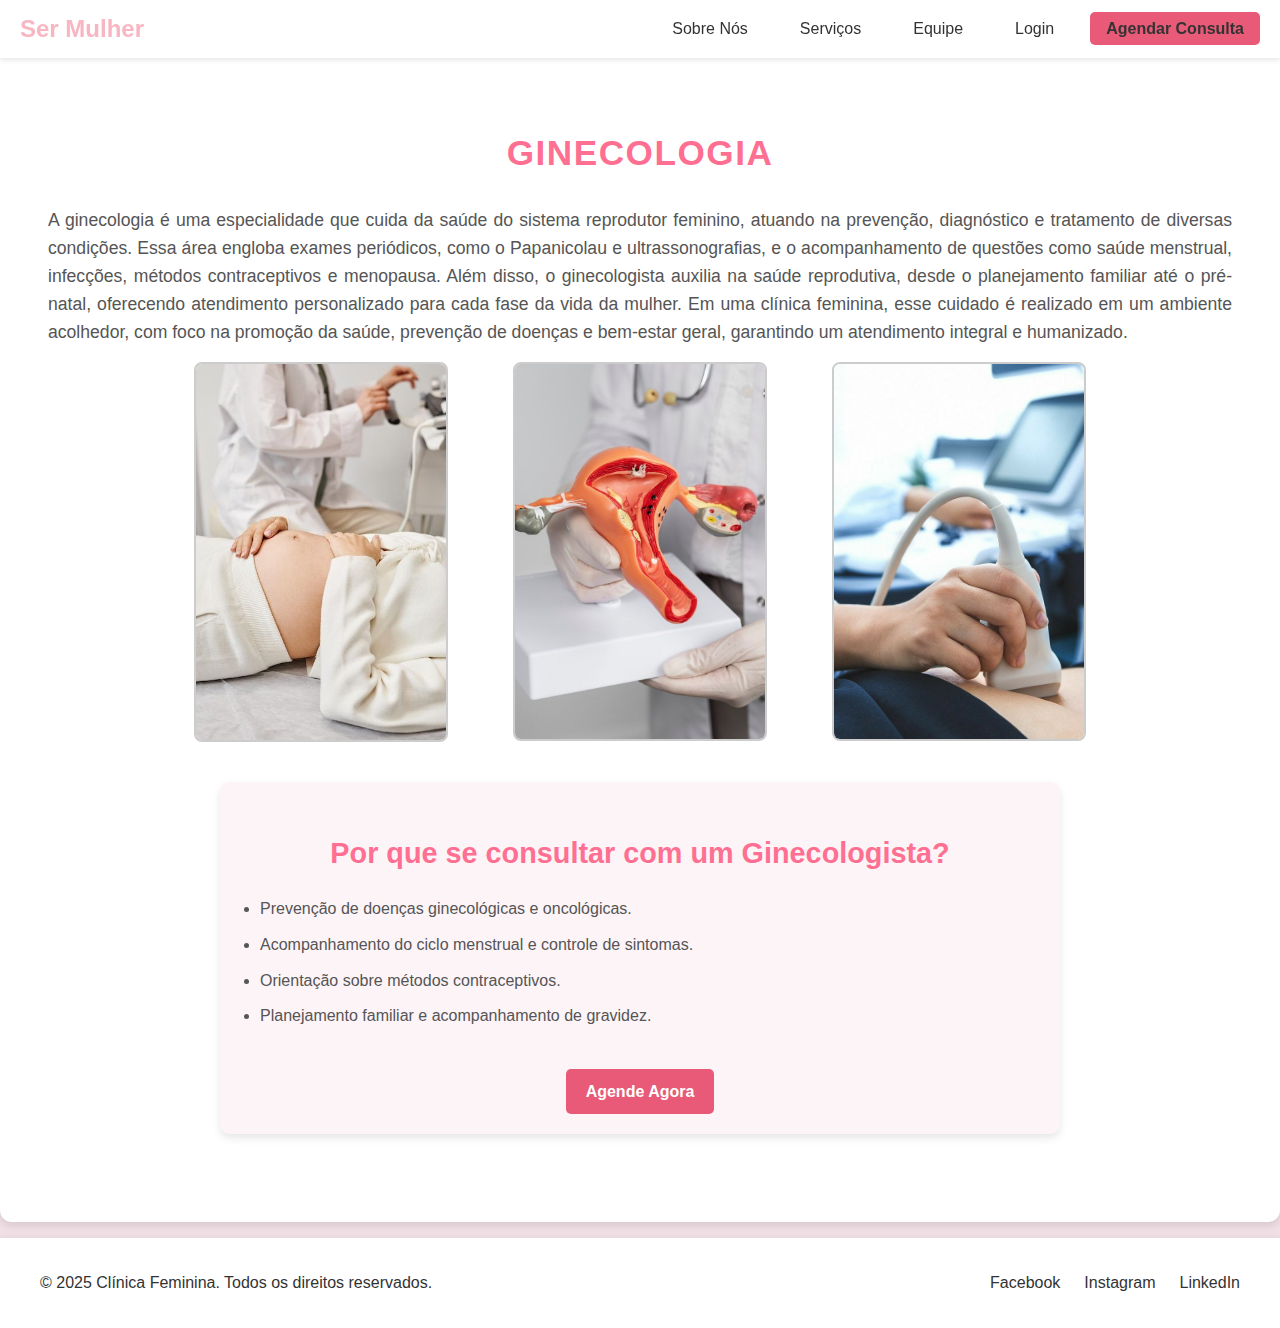
<file: ginecologia.html>
<!DOCTYPE html>
<html lang="pt-br">
<head>
    <meta charset="UTF-8">
    <meta name="viewport" content="width=device-width, initial-scale=1.0">
    <title>Clínica Feminina</title>
    <link rel="stylesheet" href="styles.css">
    <style>
        p {
            text-align: justify;
            margin-bottom: 20px;
        }
        .image-container {
            display: flex;
            gap: 65px; /* Espaço entre as imagens */
            justify-content: center; /* Alinha horizontalmente ao centro */
            align-items: center; /* Alinha verticalmente ao centro */
        }

        .image-container img {
            width: 250px; /* Largura da imagem */
            height: auto;
            border: 2px solid #ccc; /* Bordas opcionais */
            border-radius: 8px; /* Borda arredondada */
            justify-content: center; /* Alinha horizontalmente ao centro */
            align-items: center; /* Alinha verticalmente ao centro */
        }

        .topics {
        text-align: center;
        margin: 40px auto;
        padding: 20px;
        background-color: #fdf4f8;
        border-radius: 10px;
        box-shadow: 0 4px 8px rgba(0, 0, 0, 0.1);
        max-width: 800px;
        }

        .topics h3 {
            color: #ff6f91;
            margin-bottom: 15px;
            font-size: 1.8rem;
        }

        .topics ul {
            list-style-type: disc;
            margin: 20px 0;
            padding: 0 20px;
            text-align: left;
            color: #555;
        }

        .topics ul li {
            margin-bottom: 10px;
        }

        .cta-button-text {
            display: inline-block;
            margin-top: 20px;
            background-color: #e85a77;
            color: #fff;
            font-weight: bold;
            padding: 10px 20px;
            border-radius: 5px;
            text-decoration: none;
            transition: background-color 0.3s ease, transform 0.3s ease;
        }

        .cta-button-text:hover {
            background-color: #d14965;
            transform: translateY(-3px);
        }

    </style>
</head>
<header>
    <nav class="navbar">
      <div class="logo">Ser Mulher</div>  
      <ul id="navbar-links">
        <li><a href="inicio.html">Sobre Nós</a></li>
        <li><a href="#servicos">Serviços</a></li>
        <li><a href="equipe.html">Equipe</a></li>
        <li><a href="login.html">Login</a></li>
        <li><a href="agendamento.html" class="cta-button">Agendar Consulta</a></li>
      </ul>
    </nav>
  </header>

  <script>
    // Função para alternar o menu em dispositivos móveis
    function toggleMenu() {
      const navbarLinks = document.getElementById('navbar-links');
      navbarLinks.classList.toggle('show');
    }

      // Função para adicionar a classe 'transparent' à navbar quando o usuário rolar a página
  window.onscroll = function() {
    const navbar = document.querySelector('.navbar');
    if (window.pageYOffset > 50) { // A partir de 50px de rolagem
      navbar.classList.add('transparent'); // Adiciona a classe para torná-la transparente
    } else {
      navbar.classList.remove('transparent'); // Remove a classe quando voltar ao topo
    }
  };

  </script>

<section id="about" class="about">
    <div class="container">
        <h2>Ginecologia</h2>
        <p>A ginecologia é uma especialidade que cuida da saúde do sistema reprodutor feminino, atuando na prevenção, diagnóstico e tratamento de diversas condições. Essa área engloba exames periódicos, como o Papanicolau e ultrassonografias, e o acompanhamento de questões como saúde menstrual, infecções, métodos contraceptivos e menopausa.

            Além disso, o ginecologista auxilia na saúde reprodutiva, desde o planejamento familiar até o pré-natal, oferecendo atendimento personalizado para cada fase da vida da mulher.
            
            Em uma clínica feminina, esse cuidado é realizado em um ambiente acolhedor, com foco na promoção da saúde, prevenção de doenças e bem-estar geral, garantindo um atendimento integral e humanizado.</p>
    </div>

    <div class="image-container">
      <img src="img/Premium Photo _ Vertical closeup of pregnant young woman preparing for ultrasound in medical clinic with focus on belly.jfif" alt="Imagem 1">
      <img src="img/Крупным планом врач держит анатомическую модель _ Бесплатно Фото.jfif" alt="Imagem 2">
      <img src="img/Ultrassonografia.jfif" alt="Imagem 3">
  </div>

  <div class="topics">
    <h3>Por que se consultar com um Ginecologista?</h3>
    <ul>
        <li>Prevenção de doenças ginecológicas e oncológicas.</li>
        <li>Acompanhamento do ciclo menstrual e controle de sintomas.</li>
        <li>Orientação sobre métodos contraceptivos.</li>
        <li>Planejamento familiar e acompanhamento de gravidez.</li>
    </ul>
    <a href="agendamentos.html" class="cta-button-text">Agende Agora</a>
</div>
</section>

<footer class="footer">
    <div class="container">
        <div class="footer-content">
            <div class="footer-left">
                <p>&copy; 2025 Clínica Feminina. Todos os direitos reservados.</p>
            </div>
            <div class="footer-right">
                <ul class="social-links">
                    <li><a href="https://www.facebook.com/?locale=pt_BR" target="_blank"><i class="fab fa-facebook"></i> Facebook</a></li>
                    <li><a href="https://www.instagram.com/" target="_blank"><i class="fab fa-instagram"></i> Instagram</a></li>
                    <li><a href="https://www.linkedin.com/home" target="_blank"><i class="fab fa-linkedin"></i> LinkedIn</a></li>
                </ul>
            </div>
        </div>
    </div>
</footer>
</body>
</html>
</file>
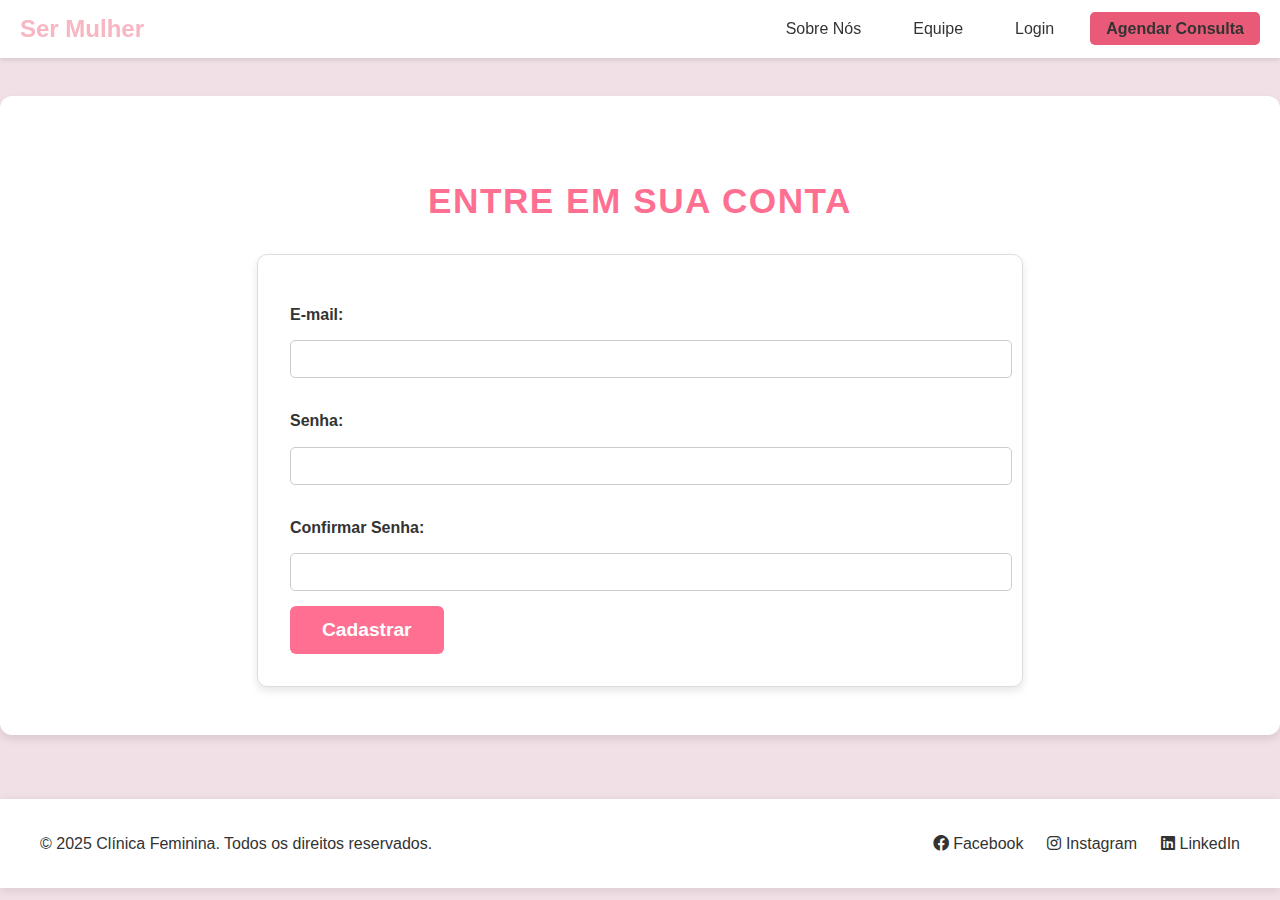
<file: login.html>
<!DOCTYPE html>
<html lang="pt-br">
<head>
    <meta charset="UTF-8">
    <meta name="viewport" content="width=device-width, initial-scale=1.0">
    <title>Clínica Feminina</title>
    <link rel="stylesheet" href="styles.css">
    
    <!-- Link para o Font Awesome -->
    <link rel="stylesheet" href="https://cdnjs.cloudflare.com/ajax/libs/font-awesome/6.0.0-beta3/css/all.min.css">
    <style>
.contact form label {
    display: block;
    margin-top: 15px; /* Espaçamento entre os labels e os inputs */
    font-size: 16px; /* Tamanho da fonte */
    color: #333; /* Cor do texto */
}

.contact form input {
    width: 100%; /* Faz o input ocupar toda a largura do contêiner */
    padding: 10px; /* Espaçamento interno dentro do input */
    margin-top: 5px; /* Espaçamento entre o label e o input */
    margin-bottom: 15px; /* Espaçamento entre inputs consecutivos */
    border: 1px solid #ccc; /* Borda leve */
    border-radius: 5px; /* Arredondamento */
    font-size: 14px; /* Tamanho da fonte dentro do input */
}
    </style>
</head>
<header>
    <nav class="navbar">
      <div class="logo">Ser Mulher</div>  
      <ul id="navbar-links">
        <li><a href="index.html">Sobre Nós</a></li>
        <li><a href="equipe.html">Equipe</a></li>
        <li><a href="login.html">Login</a></li>
        <li><a href="agendamentos.html" class="cta-button">Agendar Consulta</a></li>
      </ul>
    </nav>
</header>

<script>
    // Função para alternar o menu em dispositivos móveis
    function toggleMenu() {
      const navbarLinks = document.getElementById('navbar-links');
      navbarLinks.classList.toggle('show');
    }

    // Função para adicionar a classe 'transparent' à navbar quando o usuário rolar a página
    window.onscroll = function() {
      const navbar = document.querySelector('.navbar');
      if (window.pageYOffset > 50) { // A partir de 50px de rolagem
        navbar.classList.add('transparent'); // Adiciona a classe para torná-la transparente
      } else {
        navbar.classList.remove('transparent'); // Remove a classe quando voltar ao topo
      }
    };
</script>

    <section id="contact">
        <div class="container">
            <!-- Formulário de Cadastro -->
            <div class="contact contact-left">
                <h2>Entre em sua conta</h2>
                <form id="contactForm" action="#" method="post" onsubmit="return validateForm()">
                    
                    <label for="email">E-mail:</label>
                    <input type="email" id="email" name="email" required>

                    <label for="password">Senha:</label>
                    <input type="password" id="password" name="password" required>

                    <label for="confirmPassword">Confirmar Senha:</label>
                    <input type="password" id="confirmPassword" name="confirmPassword" required>

                    <button type="submit">Cadastrar</button>
                </form>
            </div>
        </div>
    </section>

    <script>
        // Função para validar os campos do formulário
        function validateForm() {
            // Obter os valores dos campos
            const email = document.getElementById('email').value;
            const password = document.getElementById('password').value;
            const confirmPassword = document.getElementById('confirmPassword').value;

            // Verificar se algum campo está vazio
            if (email === "" || password === "" || confirmPassword === "") {
                alert("Todos os campos são obrigatórios!");
                return false; // Impede o envio do formulário
            }

            // Verificar se o e-mail tem formato válido
            const emailPattern = /^[a-zA-Z0-9._%+-]+@[a-zA-Z0-9.-]+\.[a-zA-Z]{2,}$/;
            if (!emailPattern.test(email)) {
                alert("Por favor, insira um e-mail válido.");
                return false; // Impede o envio do formulário
            }

            // Verificar se as senhas coincidem
            if (password !== confirmPassword) {
                alert("As senhas não coincidem!");
                return false; // Impede o envio do formulário
            }

            // Verificar a complexidade da senha
            if (password.length < 6) {
                alert("A senha deve ter pelo menos 6 caracteres.");
                return false; // Impede o envio do formulário
            }

            // Se tudo estiver correto, permite o envio do formulário
            alert("Formulário enviado com sucesso!");
            return true;
        }
    </script>

<footer class="footer">
  <div class="container">
      <div class="footer-content">
          <div class="footer-left">
              <p>&copy; 2025 Clínica Feminina. Todos os direitos reservados.</p>
          </div>
          <div class="footer-right">
              <ul class="social-links">
                  <li><a href="https://www.facebook.com/?locale=pt_BR" target="_blank"><i class="fab fa-facebook"></i> Facebook</a></li>
                  <li><a href="https://www.instagram.com/" target="_blank"><i class="fab fa-instagram"></i> Instagram</a></li>
                  <li><a href="https://www.linkedin.com/home" target="_blank"><i class="fab fa-linkedin"></i> LinkedIn</a></li>
              </ul>
          </div>
      </div>
  </div>
</footer>

</body>
</html>
</file>
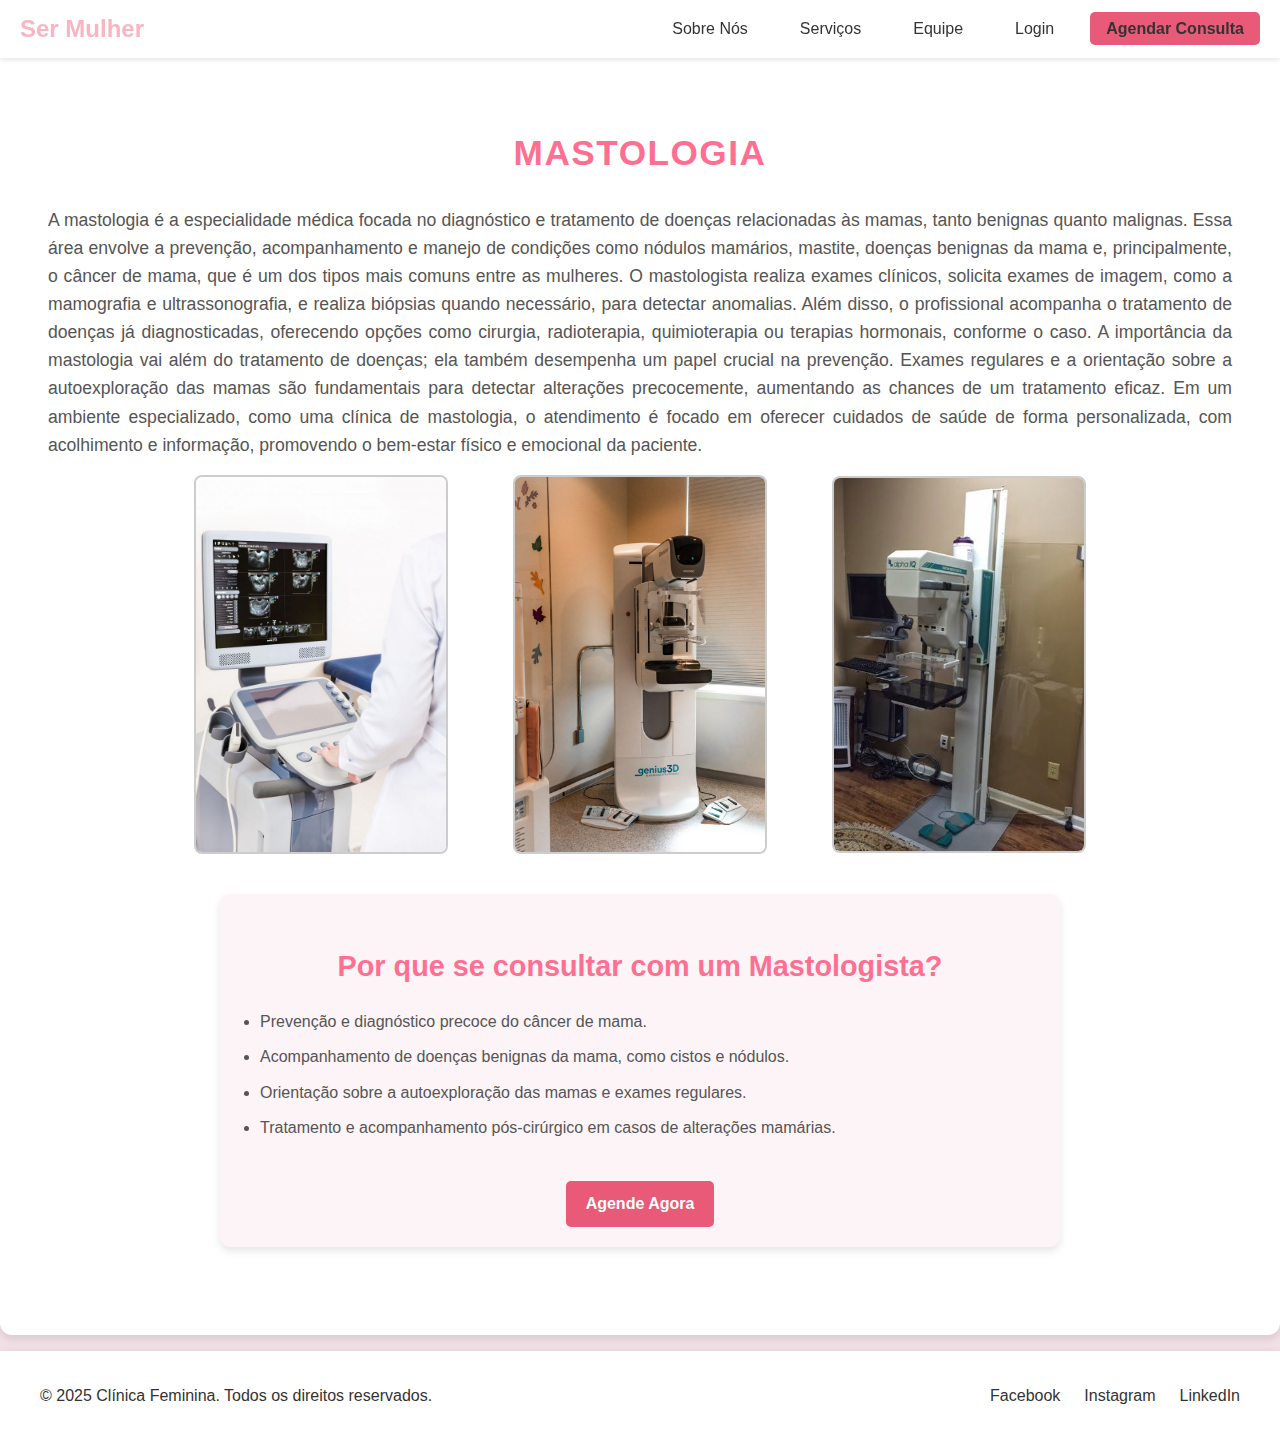
<file: mastologia.html>
<!DOCTYPE html>
<html lang="pt-br">
<head>
    <meta charset="UTF-8">
    <meta name="viewport" content="width=device-width, initial-scale=1.0">
    <title>Clínica Feminina</title>
    <link rel="stylesheet" href="styles.css">
    <style>
        p {
            text-align: justify;
            margin-bottom: 20px;
        }
        .image-container {
            display: flex;
            gap: 65px; /* Espaço entre as imagens */
            justify-content: center; /* Alinha horizontalmente ao centro */
            align-items: center; /* Alinha verticalmente ao centro */
        }

        .image-container img {
            width: 250px; /* Largura da imagem */
            height: auto;
            border: 2px solid #ccc; /* Bordas opcionais */
            border-radius: 8px; /* Borda arredondada */
            justify-content: center; /* Alinha horizontalmente ao centro */
            align-items: center; /* Alinha verticalmente ao centro */
        }

        .topics {
        text-align: center;
        margin: 40px auto;
        padding: 20px;
        background-color: #fdf4f8;
        border-radius: 10px;
        box-shadow: 0 4px 8px rgba(0, 0, 0, 0.1);
        max-width: 800px;
        }

        .topics h3 {
            color: #ff6f91;
            margin-bottom: 15px;
            font-size: 1.8rem;
        }

        .topics ul {
            list-style-type: disc;
            margin: 20px 0;
            padding: 0 20px;
            text-align: left;
            color: #555;
        }

        .topics ul li {
            margin-bottom: 10px;
        }

        .cta-button-text {
            display: inline-block;
            margin-top: 20px;
            background-color: #e85a77;
            color: #fff;
            font-weight: bold;
            padding: 10px 20px;
            border-radius: 5px;
            text-decoration: none;
            transition: background-color 0.3s ease, transform 0.3s ease;
        }

        .cta-button-text:hover {
            background-color: #d14965;
            transform: translateY(-3px);
        }

    </style>
</head>
<header>
    <nav class="navbar">
      <div class="logo">Ser Mulher</div>  
      <ul id="navbar-links">
        <li><a href="inicio.html">Sobre Nós</a></li>
        <li><a href="#servicos">Serviços</a></li>
        <li><a href="equipe.html">Equipe</a></li>
        <li><a href="login.html">Login</a></li>
        <li><a href="agendamento.html" class="cta-button">Agendar Consulta</a></li>
      </ul>
    </nav>
  </header>

  <script>
    // Função para alternar o menu em dispositivos móveis
    function toggleMenu() {
      const navbarLinks = document.getElementById('navbar-links');
      navbarLinks.classList.toggle('show');
    }

      // Função para adicionar a classe 'transparent' à navbar quando o usuário rolar a página
  window.onscroll = function() {
    const navbar = document.querySelector('.navbar');
    if (window.pageYOffset > 50) { // A partir de 50px de rolagem
      navbar.classList.add('transparent'); // Adiciona a classe para torná-la transparente
    } else {
      navbar.classList.remove('transparent'); // Remove a classe quando voltar ao topo
    }
  };

  </script>

<section id="about" class="about">
    <div class="container">
        <h2>Mastologia</h2>
        <p>A mastologia é a especialidade médica focada no diagnóstico e tratamento de doenças relacionadas às mamas, tanto benignas quanto malignas. Essa área envolve a prevenção, acompanhamento e manejo de condições como nódulos mamários, mastite, doenças benignas da mama e, principalmente, o câncer de mama, que é um dos tipos mais comuns entre as mulheres.

            O mastologista realiza exames clínicos, solicita exames de imagem, como a mamografia e ultrassonografia, e realiza biópsias quando necessário, para detectar anomalias. Além disso, o profissional acompanha o tratamento de doenças já diagnosticadas, oferecendo opções como cirurgia, radioterapia, quimioterapia ou terapias hormonais, conforme o caso.
            
            A importância da mastologia vai além do tratamento de doenças; ela também desempenha um papel crucial na prevenção. Exames regulares e a orientação sobre a autoexploração das mamas são fundamentais para detectar alterações precocemente, aumentando as chances de um tratamento eficaz.
            
            Em um ambiente especializado, como uma clínica de mastologia, o atendimento é focado em oferecer cuidados de saúde de forma personalizada, com acolhimento e informação, promovendo o bem-estar físico e emocional da paciente.</p>
    </div>

    <div class="image-container">
      <img src="img/mastologia.jfif" alt="Imagem 1">
      <img src="img/3D Mammogram.jfif" alt="Imagem 2">
      <img src="img/1999 Instrumentarium Mammography Alpha IQ with Fuji Clearview 1M and workstation available for sale_.jfif" alt="Imagem 3">
  </div>

  <div class="topics">
    <h3>Por que se consultar com um Mastologista?</h3>
    <ul>
        <li>Prevenção e diagnóstico precoce do câncer de mama.</li>
        <li>Acompanhamento de doenças benignas da mama, como cistos e nódulos.</li>
        <li>Orientação sobre a autoexploração das mamas e exames regulares.</li>
        <li>Tratamento e acompanhamento pós-cirúrgico em casos de alterações mamárias.</li>
    </ul>
    <a href="agendamentos.html" class="cta-button-text">Agende Agora</a>
</div>
</section>

<footer class="footer">
    <div class="container">
        <div class="footer-content">
            <div class="footer-left">
                <p>&copy; 2025 Clínica Feminina. Todos os direitos reservados.</p>
            </div>
            <div class="footer-right">
                <ul class="social-links">
                    <li><a href="https://www.facebook.com/?locale=pt_BR" target="_blank"><i class="fab fa-facebook"></i> Facebook</a></li>
                    <li><a href="https://www.instagram.com/" target="_blank"><i class="fab fa-instagram"></i> Instagram</a></li>
                    <li><a href="https://www.linkedin.com/home" target="_blank"><i class="fab fa-linkedin"></i> LinkedIn</a></li>
                </ul>
            </div>
        </div>
    </div>
</footer>
</body>
</html>
</file>
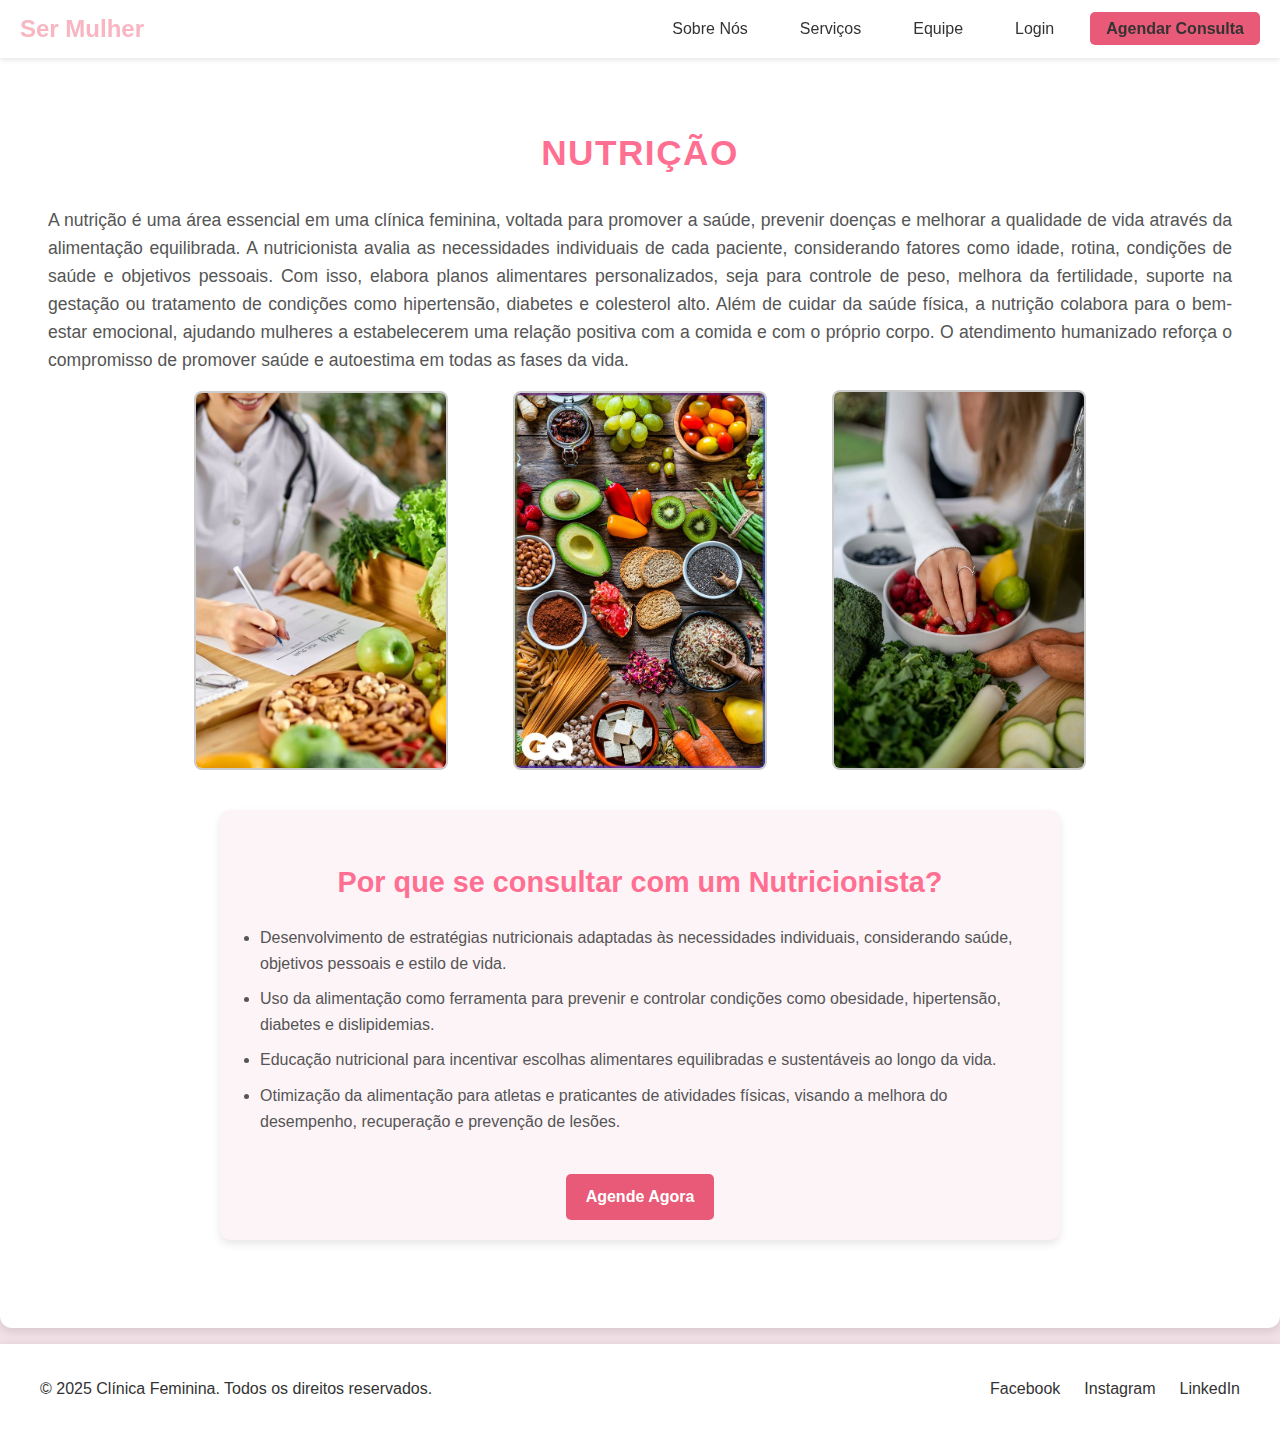
<file: nutricao.html>
<!DOCTYPE html>
<html lang="pt-br">
<head>
    <meta charset="UTF-8">
    <meta name="viewport" content="width=device-width, initial-scale=1.0">
    <title>Clínica Feminina</title>
    <link rel="stylesheet" href="styles.css">
    <style>
        p {
            text-align: justify;
            margin-bottom: 20px;
        }
        .image-container {
            display: flex;
            gap: 65px; /* Espaço entre as imagens */
            justify-content: center; /* Alinha horizontalmente ao centro */
            align-items: center; /* Alinha verticalmente ao centro */
        }

        .image-container img {
            width: 250px; /* Largura da imagem */
            height: auto;
            border: 2px solid #ccc; /* Bordas opcionais */
            border-radius: 8px; /* Borda arredondada */
            justify-content: center; /* Alinha horizontalmente ao centro */
            align-items: center; /* Alinha verticalmente ao centro */
        }

        .topics {
        text-align: center;
        margin: 40px auto;
        padding: 20px;
        background-color: #fdf4f8;
        border-radius: 10px;
        box-shadow: 0 4px 8px rgba(0, 0, 0, 0.1);
        max-width: 800px;
        }

        .topics h3 {
            color: #ff6f91;
            margin-bottom: 15px;
            font-size: 1.8rem;
        }

        .topics ul {
            list-style-type: disc;
            margin: 20px 0;
            padding: 0 20px;
            text-align: left;
            color: #555;
        }

        .topics ul li {
            margin-bottom: 10px;
        }

        .cta-button-text {
            display: inline-block;
            margin-top: 20px;
            background-color: #e85a77;
            color: #fff;
            font-weight: bold;
            padding: 10px 20px;
            border-radius: 5px;
            text-decoration: none;
            transition: background-color 0.3s ease, transform 0.3s ease;
        }

        .cta-button-text:hover {
            background-color: #d14965;
            transform: translateY(-3px);
        }

    </style>
</head>
<header>
    <nav class="navbar">
      <div class="logo">Ser Mulher</div>  
      <ul id="navbar-links">
        <li><a href="inicio.html">Sobre Nós</a></li>
        <li><a href="#servicos">Serviços</a></li>
        <li><a href="equipe.html">Equipe</a></li>
        <li><a href="login.html">Login</a></li>
        <li><a href="agendamento.html" class="cta-button">Agendar Consulta</a></li>
      </ul>
    </nav>
  </header>

  <script>
    // Função para alternar o menu em dispositivos móveis
    function toggleMenu() {
      const navbarLinks = document.getElementById('navbar-links');
      navbarLinks.classList.toggle('show');
    }

      // Função para adicionar a classe 'transparent' à navbar quando o usuário rolar a página
  window.onscroll = function() {
    const navbar = document.querySelector('.navbar');
    if (window.pageYOffset > 50) { // A partir de 50px de rolagem
      navbar.classList.add('transparent'); // Adiciona a classe para torná-la transparente
    } else {
      navbar.classList.remove('transparent'); // Remove a classe quando voltar ao topo
    }
  };

  </script>

<section id="about" class="about">
    <div class="container">
        <h2>Nutrição</h2>
        <p>A nutrição é uma área essencial em uma clínica feminina, voltada para promover a saúde, prevenir doenças e melhorar a qualidade de vida através da alimentação equilibrada.

            A nutricionista avalia as necessidades individuais de cada paciente, considerando fatores como idade, rotina, condições de saúde e objetivos pessoais. Com isso, elabora planos alimentares personalizados, seja para controle de peso, melhora da fertilidade, suporte na gestação ou tratamento de condições como hipertensão, diabetes e colesterol alto.
            
            Além de cuidar da saúde física, a nutrição colabora para o bem-estar emocional, ajudando mulheres a estabelecerem uma relação positiva com a comida e com o próprio corpo. O atendimento humanizado reforça o compromisso de promover saúde e autoestima em todas as fases da vida.</p>
    </div>

    <div class="image-container">
      <img src="img/Dia do nutricionista_ 3 hábitos que ajudam você a criar uma rotina mais saudável na alimentação (___.jfif" alt="Imagem 1">
      <img src="img/Full-Body Workout to Build Strength and Flexibility.jfif" alt="Imagem 2">
      <img src="img/Manchester Brand Photos with  Coach.jfif" alt="Imagem 3">
  </div>

  <div class="topics">
    <h3>Por que se consultar com um Nutricionista?</h3>
    <ul>
        <li>Desenvolvimento de estratégias nutricionais adaptadas às necessidades individuais, considerando saúde, objetivos pessoais e estilo de vida.</li>
        <li>Uso da alimentação como ferramenta para prevenir e controlar condições como obesidade, hipertensão, diabetes e dislipidemias.</li>
        <li>Educação nutricional para incentivar escolhas alimentares equilibradas e sustentáveis ao longo da vida.</li>
        <li>Otimização da alimentação para atletas e praticantes de atividades físicas, visando a melhora do desempenho, recuperação e prevenção de lesões.</li>
    </ul>
    <a href="agendamentos.html" class="cta-button-text">Agende Agora</a>
</div>
</section>

<footer class="footer">
    <div class="container">
        <div class="footer-content">
            <div class="footer-left">
                <p>&copy; 2025 Clínica Feminina. Todos os direitos reservados.</p>
            </div>
            <div class="footer-right">
                <ul class="social-links">
                    <li><a href="https://www.facebook.com/?locale=pt_BR" target="_blank"><i class="fab fa-facebook"></i> Facebook</a></li>
                    <li><a href="https://www.instagram.com/" target="_blank"><i class="fab fa-instagram"></i> Instagram</a></li>
                    <li><a href="https://www.linkedin.com/home" target="_blank"><i class="fab fa-linkedin"></i> LinkedIn</a></li>
                </ul>
            </div>
        </div>
    </div>
</footer>
</body>
</html>
</file>
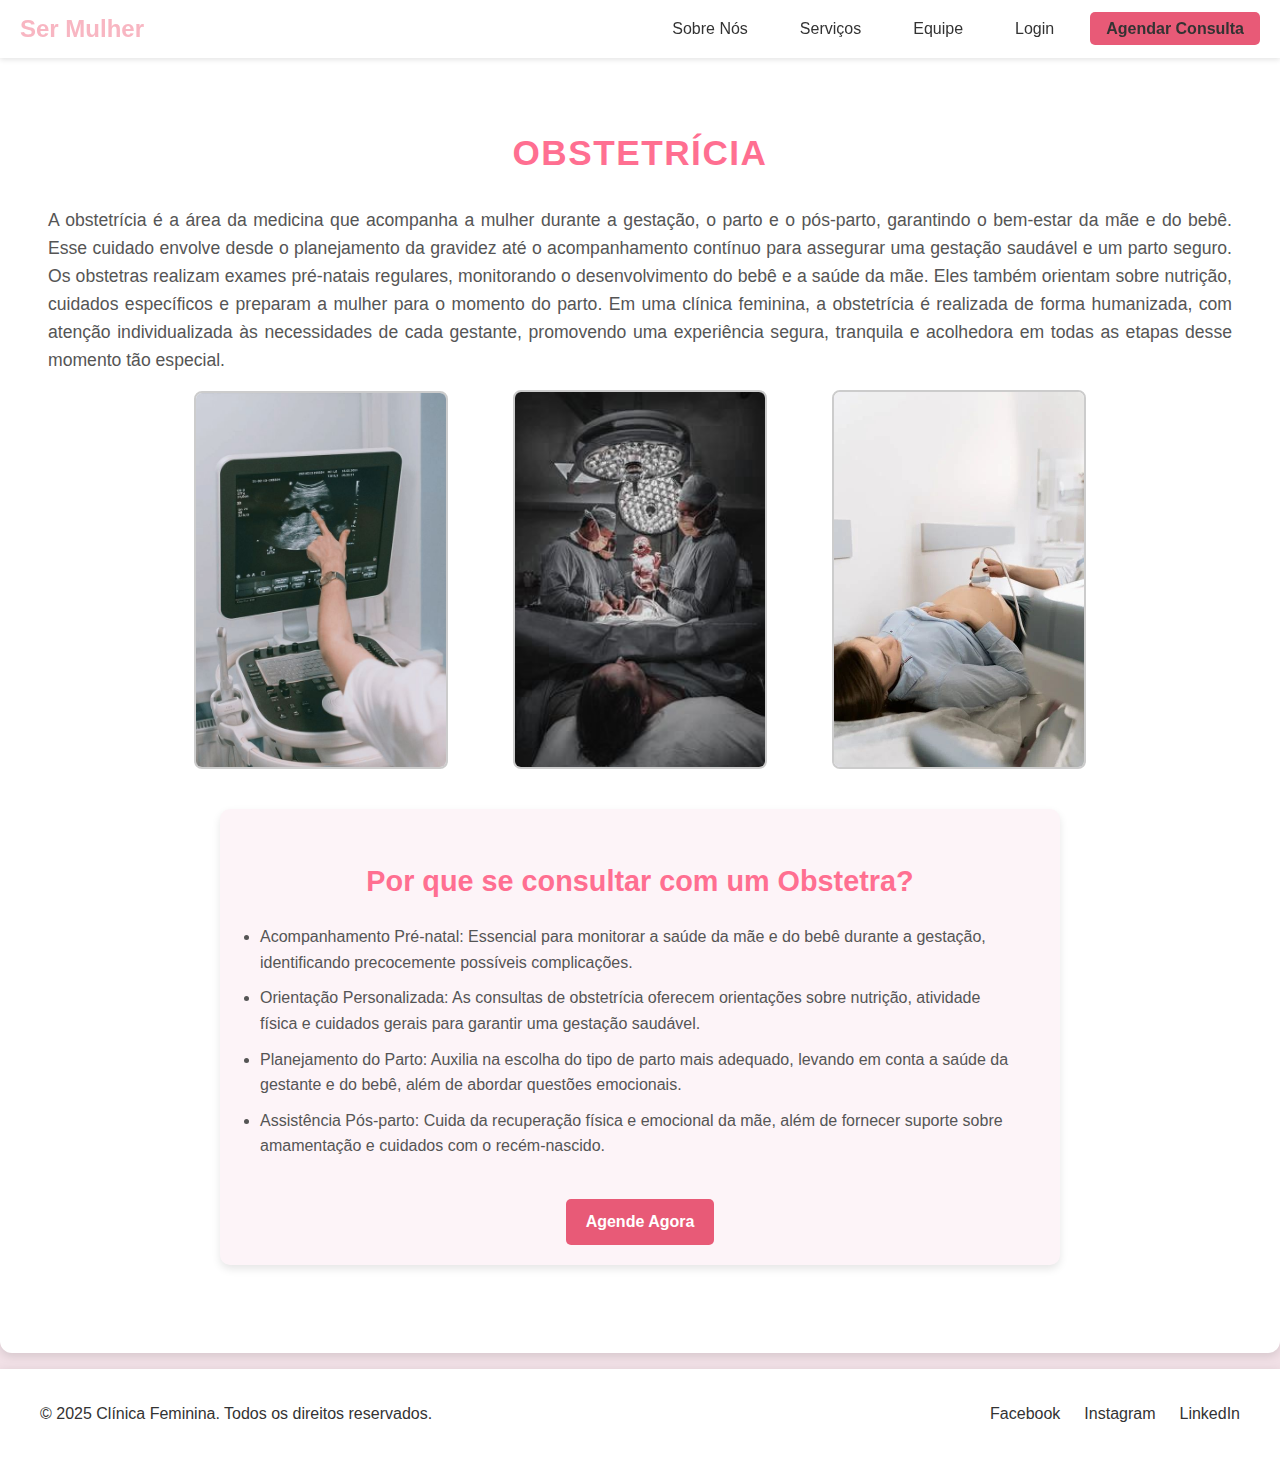
<file: obstetricia.html>
<!DOCTYPE html>
<html lang="pt-br">
<head>
    <meta charset="UTF-8">
    <meta name="viewport" content="width=device-width, initial-scale=1.0">
    <title>Clínica Feminina</title>
    <link rel="stylesheet" href="styles.css">
    <style>
        p {
            text-align: justify;
            margin-bottom: 20px;
        }

        .image-container {
            display: flex;
            gap: 65px; /* Espaço entre as imagens */
            justify-content: center; /* Alinha horizontalmente ao centro */
            align-items: center; /* Alinha verticalmente ao centro */
        }

        .image-container img {
            width: 250px; /* Largura da imagem */
            height: auto;
            border: 2px solid #ccc; /* Bordas opcionais */
            border-radius: 8px; /* Borda arredondada */
            justify-content: center; /* Alinha horizontalmente ao centro */
            align-items: center; /* Alinha verticalmente ao centro */
        }

        .topics {
        text-align: center;
        margin: 40px auto;
        padding: 20px;
        background-color: #fdf4f8;
        border-radius: 10px;
        box-shadow: 0 4px 8px rgba(0, 0, 0, 0.1);
        max-width: 800px;
        }

        .topics h3 {
            color: #ff6f91;
            margin-bottom: 15px;
            font-size: 1.8rem;
        }

        .topics ul {
            list-style-type: disc;
            margin: 20px 0;
            padding: 0 20px;
            text-align: left;
            color: #555;
        }

        .topics ul li {
            margin-bottom: 10px;
        }

        .cta-button-text {
            display: inline-block;
            margin-top: 20px;
            background-color: #e85a77;
            color: #fff;
            font-weight: bold;
            padding: 10px 20px;
            border-radius: 5px;
            text-decoration: none;
            transition: background-color 0.3s ease, transform 0.3s ease;
        }

        .cta-button-text:hover {
            background-color: #d14965;
            transform: translateY(-3px);
        }

    </style>
</head>
<header>
    <nav class="navbar">
      <div class="logo">Ser Mulher</div>  
      <ul id="navbar-links">
        <li><a href="inicio.html">Sobre Nós</a></li>
        <li><a href="#servicos">Serviços</a></li>
        <li><a href="equipe.html">Equipe</a></li>
        <li><a href="login.html">Login</a></li>
        <li><a href="agendamento.html" class="cta-button">Agendar Consulta</a></li>
      </ul>
    </nav>
  </header>

  <script>
    // Função para alternar o menu em dispositivos móveis
    function toggleMenu() {
      const navbarLinks = document.getElementById('navbar-links');
      navbarLinks.classList.toggle('show');
    }

      // Função para adicionar a classe 'transparent' à navbar quando o usuário rolar a página
  window.onscroll = function() {
    const navbar = document.querySelector('.navbar');
    if (window.pageYOffset > 50) { // A partir de 50px de rolagem
      navbar.classList.add('transparent'); // Adiciona a classe para torná-la transparente
    } else {
      navbar.classList.remove('transparent'); // Remove a classe quando voltar ao topo
    }
  };

  </script>

<section id="about" class="about">
    <div class="container">
        <h2>Obstetrícia</h2>
        <p>A obstetrícia é a área da medicina que acompanha a mulher durante a gestação, o parto e o pós-parto, garantindo o bem-estar da mãe e do bebê. Esse cuidado envolve desde o planejamento da gravidez até o acompanhamento contínuo para assegurar uma gestação saudável e um parto seguro.

            Os obstetras realizam exames pré-natais regulares, monitorando o desenvolvimento do bebê e a saúde da mãe. Eles também orientam sobre nutrição, cuidados específicos e preparam a mulher para o momento do parto.
            
            Em uma clínica feminina, a obstetrícia é realizada de forma humanizada, com atenção individualizada às necessidades de cada gestante, promovendo uma experiência segura, tranquila e acolhedora em todas as etapas desse momento tão especial.</p>
    </div>

    <div class="image-container">
      <img src="img/𝗶𝘁'𝘀 𝗮 𝗯𝗮𝗯𝘆!.jfif" alt="Imagem 1">
      <img src="img/Medicina.jfif" alt="Imagem 2">
      <img src="img/What Is The Importance Of Prenatal Care.jfif" alt="Imagem 3">
  </div>

  <div class="topics">
    <h3>Por que se consultar com um Obstetra?</h3>
    <ul>
        <li>Acompanhamento Pré-natal: Essencial para monitorar a saúde da mãe e do bebê durante a gestação, identificando precocemente possíveis complicações.</li>
        <li>Orientação Personalizada: As consultas de obstetrícia oferecem orientações sobre nutrição, atividade física e cuidados gerais para garantir uma gestação saudável.</li>
        <li>Planejamento do Parto: Auxilia na escolha do tipo de parto mais adequado, levando em conta a saúde da gestante e do bebê, além de abordar questões emocionais.</li>
        <li>Assistência Pós-parto: Cuida da recuperação física e emocional da mãe, além de fornecer suporte sobre amamentação e cuidados com o recém-nascido.</li>
    </ul>
    <a href="agendamentos.html" class="cta-button-text">Agende Agora</a>
</div>
</section>

<footer class="footer">
    <div class="container">
        <div class="footer-content">
            <div class="footer-left">
                <p>&copy; 2025 Clínica Feminina. Todos os direitos reservados.</p>
            </div>
            <div class="footer-right">
                <ul class="social-links">
                    <li><a href="https://www.facebook.com/?locale=pt_BR" target="_blank"><i class="fab fa-facebook"></i> Facebook</a></li>
                    <li><a href="https://www.instagram.com/" target="_blank"><i class="fab fa-instagram"></i> Instagram</a></li>
                    <li><a href="https://www.linkedin.com/home" target="_blank"><i class="fab fa-linkedin"></i> LinkedIn</a></li>
                </ul>
            </div>
        </div>
    </div>
</footer>
</body>
</html>
</file>
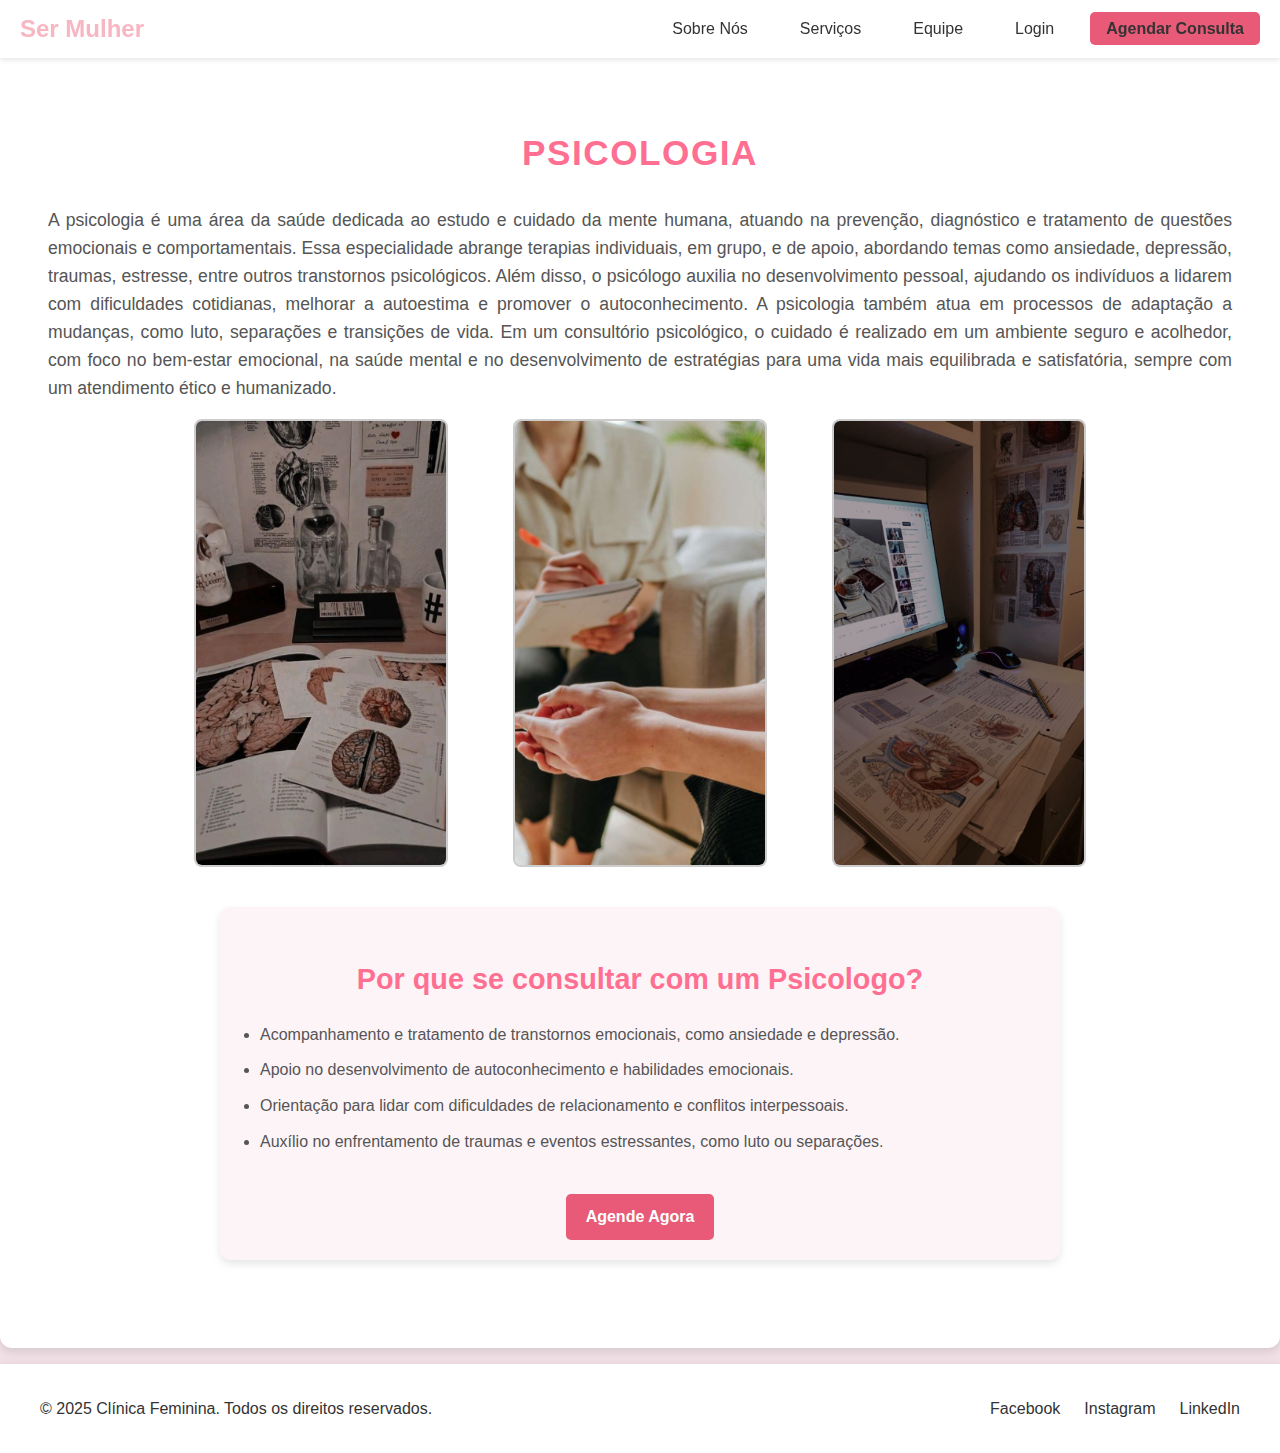
<file: psicologia.html>
<!DOCTYPE html>
<html lang="pt-br">
<head>
    <meta charset="UTF-8">
    <meta name="viewport" content="width=device-width, initial-scale=1.0">
    <title>Clínica Feminina</title>
    <link rel="stylesheet" href="styles.css">
    <style>
        p {
            text-align: justify;
            margin-bottom: 20px;
        }
        .image-container {
            display: flex;
            gap: 65px; /* Espaço entre as imagens */
            justify-content: center; /* Alinha horizontalmente ao centro */
            align-items: center; /* Alinha verticalmente ao centro */
        }

        .image-container img {
            width: 250px; /* Largura da imagem */
            height: auto;
            border: 2px solid #ccc; /* Bordas opcionais */
            border-radius: 8px; /* Borda arredondada */
            justify-content: center; /* Alinha horizontalmente ao centro */
            align-items: center; /* Alinha verticalmente ao centro */
        }

        .topics {
        text-align: center;
        margin: 40px auto;
        padding: 20px;
        background-color: #fdf4f8;
        border-radius: 10px;
        box-shadow: 0 4px 8px rgba(0, 0, 0, 0.1);
        max-width: 800px;
        }

        .topics h3 {
            color: #ff6f91;
            margin-bottom: 15px;
            font-size: 1.8rem;
        }

        .topics ul {
            list-style-type: disc;
            margin: 20px 0;
            padding: 0 20px;
            text-align: left;
            color: #555;
        }

        .topics ul li {
            margin-bottom: 10px;
        }

        .cta-button-text {
            display: inline-block;
            margin-top: 20px;
            background-color: #e85a77;
            color: #fff;
            font-weight: bold;
            padding: 10px 20px;
            border-radius: 5px;
            text-decoration: none;
            transition: background-color 0.3s ease, transform 0.3s ease;
        }

        .cta-button-text:hover {
            background-color: #d14965;
            transform: translateY(-3px);
        }

    </style>
</head>
<header>
    <nav class="navbar">
      <div class="logo">Ser Mulher</div>  
      <ul id="navbar-links">
        <li><a href="inicio.html">Sobre Nós</a></li>
        <li><a href="#servicos">Serviços</a></li>
        <li><a href="equipe.html">Equipe</a></li>
        <li><a href="login.html">Login</a></li>
        <li><a href="agendamento.html" class="cta-button">Agendar Consulta</a></li>
      </ul>
    </nav>
  </header>

  <script>
    // Função para alternar o menu em dispositivos móveis
    function toggleMenu() {
      const navbarLinks = document.getElementById('navbar-links');
      navbarLinks.classList.toggle('show');
    }

      // Função para adicionar a classe 'transparent' à navbar quando o usuário rolar a página
  window.onscroll = function() {
    const navbar = document.querySelector('.navbar');
    if (window.pageYOffset > 50) { // A partir de 50px de rolagem
      navbar.classList.add('transparent'); // Adiciona a classe para torná-la transparente
    } else {
      navbar.classList.remove('transparent'); // Remove a classe quando voltar ao topo
    }
  };

  </script>

<section id="about" class="about">
    <div class="container">
        <h2>Psicologia</h2>
        <p>A psicologia é uma área da saúde dedicada ao estudo e cuidado da mente humana, atuando na prevenção, diagnóstico e tratamento de questões emocionais e comportamentais. Essa especialidade abrange terapias individuais, em grupo, e de apoio, abordando temas como ansiedade, depressão, traumas, estresse, entre outros transtornos psicológicos.

            Além disso, o psicólogo auxilia no desenvolvimento pessoal, ajudando os indivíduos a lidarem com dificuldades cotidianas, melhorar a autoestima e promover o autoconhecimento. A psicologia também atua em processos de adaptação a mudanças, como luto, separações e transições de vida.
            
            Em um consultório psicológico, o cuidado é realizado em um ambiente seguro e acolhedor, com foco no bem-estar emocional, na saúde mental e no desenvolvimento de estratégias para uma vida mais equilibrada e satisfatória, sempre com um atendimento ético e humanizado.</p>
    </div>

    <div class="image-container">
      <img src="img/c531a706-f3f5-4043-b471-4d29c5a7102a.jfif" alt="Imagem 1">
      <img src="img/Terapia não é tudo igual_ descubra qual abordagem funciona melhor pra você.jfif" alt="Imagem 2">
      <img src="img/download.jfif" alt="Imagem 3">
  </div>

  <div class="topics">
    <h3>Por que se consultar com um Psicologo?</h3>
    <ul>
        <li>Acompanhamento e tratamento de transtornos emocionais, como ansiedade e depressão.</li>
        <li>Apoio no desenvolvimento de autoconhecimento e habilidades emocionais.</li>
        <li>Orientação para lidar com dificuldades de relacionamento e conflitos interpessoais.</li>
        <li>Auxílio no enfrentamento de traumas e eventos estressantes, como luto ou separações.</li>
    </ul>
    <a href="agendamentos.html" class="cta-button-text">Agende Agora</a>
</div>
</section>

<footer class="footer">
    <div class="container">
        <div class="footer-content">
            <div class="footer-left">
                <p>&copy; 2025 Clínica Feminina. Todos os direitos reservados.</p>
            </div>
            <div class="footer-right">
                <ul class="social-links">
                    <li><a href="https://www.facebook.com/?locale=pt_BR" target="_blank"><i class="fab fa-facebook"></i> Facebook</a></li>
                    <li><a href="https://www.instagram.com/" target="_blank"><i class="fab fa-instagram"></i> Instagram</a></li>
                    <li><a href="https://www.linkedin.com/home" target="_blank"><i class="fab fa-linkedin"></i> LinkedIn</a></li>
                </ul>
            </div>
        </div>
    </div>
</footer>
</body>
</html>
</file>
<file: styles.css>
body {
    margin: 0;
    font-family: Arial, sans-serif; /* Fonte alterada para Arial */
    line-height: 1.6;
    color: #333;
    background-color: #f1e0e6; /* Rosa claro */
    scroll-behavior: smooth;
    overflow-x: hidden;
}

header {
    font-family: Arial, sans-serif; /* Fonte alterada para Arial */
    background-color: #f8b6c2;
    padding: 1rem 2rem;
    box-shadow: 0 2px 5px rgba(0, 0, 0, 0.1);
}

.navbar {
    font-family: Arial, sans-serif; /* Fonte alterada para Arial */
    display: flex;
    justify-content: space-between;
    align-items: center;
    transition: all 0.3s ease;
}

.navbar .logo {
    font-family: Arial, sans-serif; /* Fonte alterada para Arial */
    font-size: 1.5rem;
    font-weight: bold;
    color: #fff;
}

.navbar ul {
    list-style: none;
    margin: 0;
    padding: 0;
    display: flex;
    transition: transform 0.3s ease;
}

.navbar ul li {
    margin-left: 1.5rem;
}

.navbar ul li a {
    font-family: Arial, sans-serif; /* Fonte alterada para Arial */
    text-decoration: none;
    color: #fff;
    font-size: 1rem;
    padding: 0.5rem 1rem;
    border-radius: 5px;
    transition: background-color 0.3s ease, transform 0.3s ease;
}

.navbar ul li a:hover {
    background-color: #e68a9d;
    transform: scale(1.05);
}

.cta-button {
    font-family: Arial, sans-serif; /* Fonte alterada para Arial */
    background-color: #e85a77;
    color: #fff;
    font-weight: bold;
    padding: 0.5rem 1.5rem;
    border: none;
    border-radius: 5px;
    cursor: pointer;
    text-decoration: none;
    transition: background-color 0.3s ease, transform 0.3s ease;
}

.cta-button:hover {
    background-color: #d14965;
    transform: translateY(-3px);
}

/* Mobile View */
@media (max-width: 768px) {
    .navbar ul {
        display: none;
        flex-direction: column;
        width: 100%;
        position: absolute;
        top: 60px;
        left: 0;
        background-color: #f8b6c2;
    }
    .navbar ul li {
        margin: 0;
        text-align: center;
        width: 100%;
    }
    .navbar ul li a {
        display: block;
        padding: 1rem;
    }
    .navbar .menu-btn {
        display: block;
        cursor: pointer;
        font-size: 1.5rem;
        color: #fff;
    }
    .navbar ul.show {
        display: flex;
    }
}

/* Define a cor inicial da navegação */
.navbar {
    font-family: Arial, sans-serif; /* Fonte alterada para Arial */
    position: fixed;
    top: 0;
    left: 0;
    width: 100%;
    background-color: #ffffff;
    box-shadow: 0 2px 5px rgba(0, 0, 0, 0.1);
    z-index: 1000;
    padding: 10px 0;
    transition: background-color 0.3s ease, transform 0.3s ease;
}

.navbar.transparent {
    background-color: rgba(255, 255, 255, 0.7);
}

/* Outros estilos para o conteúdo da navbar */
.navbar .logo {
    font-family: Arial, sans-serif; /* Fonte alterada para Arial */
    font-size: 24px;
    font-weight: bold;
    color: #f8b6c2;
    margin-left: 20px;
}

#navbar-links {
    list-style-type: none;
    display: flex;
    justify-content: flex-end;
    margin-right: 20px;
}

#navbar-links li {
    margin-left: 20px;
}

#navbar-links li a {
    font-family: Arial, sans-serif; /* Fonte alterada para Arial */
    text-decoration: none;
    color: #333;
    font-size: 16px;
}

/* Cabeçalho */
.header {
    font-family: Arial, sans-serif; /* Fonte alterada para Arial */
    background-color: #ff6f91;
    color: #fff;
    padding: 1.5rem 0;
    position: sticky;
    top: 0;
    z-index: 1000;
    box-shadow: 0 2px 5px rgba(0, 0, 0, 0.1);
    display: flex;
    justify-content: space-between;
    align-items: center;
    transition: background-color 0.3s ease;
}

.header .logo {
    font-family: Arial, sans-serif; /* Fonte alterada para Arial */
    font-size: 2.5rem;
    font-weight: bold;
    letter-spacing: 2px;
    margin-left: 1rem;
}

.nav-toggle {
    display: none;
    font-size: 2rem;
    cursor: pointer;
    margin-right: 1rem;
    color: #fff;
}

.header .navigation {
    font-family: Arial, sans-serif; /* Fonte alterada para Arial */
    flex: 1;
    display: flex;
    justify-content: center;
    align-items: center;
    gap: 2.5rem;
}

.header .navigation ul {
    list-style: none;
    display: flex;
    gap: 2rem;
}

.header .navigation a {
    font-family: Arial, sans-serif; /* Fonte alterada para Arial */
    text-decoration: none;
    color: #fff;
    font-weight: 500;
    transition: color 0.3s ease;
    font-size: 1.2rem;
    padding: 0.5rem 1rem;
    border-radius: 6px;
}

.header .navigation a:hover {
    background-color: rgba(255, 255, 255, 0.2);
    color: #ffe6eb;
    text-shadow: 0 1px 5px rgba(255, 255, 255, 0.6);
}

/* Menu Responsivo */
@media (max-width: 768px) {
    .header .navigation {
        display: none;
        flex-direction: column;
        position: absolute;
        top: 100%;
        left: 0;
        width: 100%;
        background-color: #ff6f91;
        box-shadow: 0 2px 5px rgba(0, 0, 0, 0.1);
    }

    .header .navigation.active {
        display: flex;
    }

    .nav-toggle {
        display: block;
    }
}

/* Banner */
.banner {
    font-family: Arial, sans-serif; /* Fonte alterada para Arial */
    text-align: center;
    padding: 4rem 2rem;
    background: linear-gradient(to right, #ff6f91, #ff8eae);
    color: #fff;
    border-radius: 10px;
    margin: 2rem 0;
    transition: background 0.3s ease;
}

.banner:hover {
    background: linear-gradient(to left, #ff6f91, #ff8eae);
}

.banner h1 {
    font-family: Arial, sans-serif; /* Fonte alterada para Arial */
    font-size: 3rem;
    margin-bottom: 1rem;
}

.banner p {
    font-family: Arial, sans-serif; /* Fonte alterada para Arial */
    font-size: 1.2rem;
    margin-bottom: 2rem;
}

.banner .button {
    font-family: Arial, sans-serif; /* Fonte alterada para Arial */
    background-color: #fff;
    color: #ff6f91;
    font-size: 1.2rem;
    padding: 0.8rem 2rem;
    border-radius: 6px;
    text-decoration: none;
    font-weight: bold;
    transition: all 0.3s ease;
}

.banner .button:hover {
    background-color: #ffe6eb;
    color: #ff4971;
}

/* Seções */
section {
    font-family: Arial, sans-serif; /* Fonte alterada para Arial */
    padding: 3rem 0;
}

.about, .services, .team, .contact {
    font-family: Arial, sans-serif; /* Fonte alterada para Arial */
    text-align: center;
    background-color: #fff;
    margin: 1rem 0;
    padding: 3rem;
    border-radius: 12px;
    box-shadow: 0 4px 8px rgba(0, 0, 0, 0.1);
}

.about h2, .services h2, .team h2, .contact h2 {
    font-family: Arial, sans-serif; /* Fonte alterada para Arial */
    color: #ff6f91;
    margin-bottom: 1.5rem;
    font-size: 2.2rem;
    text-transform: uppercase;
    letter-spacing: 1.5px;
}

.about p, .services p, .team p, .contact p {
    font-family: Arial, sans-serif; /* Fonte alterada para Arial */
    font-size: 1.1rem;
    color: #555;
    margin-bottom: 1rem;
}

.service-list {
    display: flex;
    flex-wrap: wrap;
    justify-content: center;
    gap: 2.5rem;
}

.service {
    font-family: Arial, sans-serif; /* Fonte alterada para Arial */
    width: 300px;
    padding: 1.5rem;
    border: 1px solid #ddd;
    border-radius: 12px;
    background-color: #fdfdfd;
    transition: transform 0.3s ease, box-shadow 0.3s ease, background-color 0.3s ease;
}

.service:hover {
    transform: scale(1.1);
    box-shadow: 0 6px 12px rgba(0, 0, 0, 0.15);
    background-color: #ffeff4;
}

.service h3 {
    font-family: Arial, sans-serif; /* Fonte alterada para Arial */
    color: #ff6f91;
    margin-bottom: 1rem;
    font-size: 1.6rem;
    text-transform: capitalize;
}

/* Botões globais */
button, .button {
    font-family: Arial, sans-serif; /* Fonte alterada para Arial */
    background-color: #ff6f91;
    color: #fff;
    font-size: 1.2rem;
    font-weight: bold;
    cursor: pointer;
    border: none;
    transition: background-color 0.3s ease, transform 0.2s ease;
    padding: 0.8rem 2rem;
    border-radius: 6px;
    display: inline-block;
}

button:hover, .button:hover {
    background-color: #e05573;
    transform: translateY(-2px);
}

/* Formulário de Contato */
form {
    font-family: Arial, sans-serif;
    max-width: 400px; /* Ajuste o tamanho para maior legibilidade */
    width: 100%; /* Garante que o formulário seja responsivo */
    padding: 2rem;
    border: 1px solid #ddd;
    border-radius: 10px;
    background-color: #fff;
    box-shadow: 0 4px 8px rgba(0, 0, 0, 0.1);
}

label {
    font-family: Arial, sans-serif;
    display: block;
    margin: 1rem 0 0.5rem;
    font-weight: 600;
    color: #555;
}

input, textarea {
    font-family: Arial, sans-serif;
    width: 100%;
    padding: 0.9rem;
    margin-bottom: 1.2rem;
    border: 1px solid #ddd;
    border-radius: 6px;
    font-size: 1rem;
    transition: border-color 0.3s ease, box-shadow 0.3s ease;
}

input:focus, textarea:focus {
    outline: none;
    border-color: #ff6f91;
    box-shadow: 0 0 5px rgba(255, 111, 145, 0.5);
}

.footer {
    font-family: Arial, sans-serif; /* Fonte alterada para Arial */
    background-color: #fff; /* Fundo branco */
    color: #333; /* Cor do texto em cinza escuro */
    padding: 2rem 0;
    font-size: 1rem;
    box-shadow: 0 2px 10px rgba(0, 0, 0, 0.1); /* Sombra sutil para dar profundidade */
}

.footer .container {
    display: flex;
    justify-content: space-between;
    align-items: center;
    max-width: 1200px;
    margin: 0 auto;
}

.footer .footer-content {
    display: flex;
    justify-content: space-between;
    width: 100%;
}

.footer .footer-left p {
    margin: 0;
}

.footer .footer-center {
    text-align: center;
}

.footer .footer-links {
    list-style: none;
    margin: 0;
    padding: 0;
    display: flex;
    gap: 1.5rem;
}

.footer .footer-links li a {
    font-family: Arial, sans-serif; /* Fonte alterada para Arial */
    color: #333;
    text-decoration: none;
    transition: color 0.3s ease;
}

.footer .footer-links li a:hover {
    color: #ff6f91;
}

.footer .footer-right {
    text-align: right;
}

.footer .social-links {
    list-style: none;
    margin: 0;
    padding: 0;
    display: flex;
    gap: 1.5rem;
}

.footer .social-links li a {
    font-family: Arial, sans-serif; /* Fonte alterada para Arial */
    color: #333;
    text-decoration: none;
    transition: color 0.3s ease;
}

.footer .social-links li a:hover {
    color: #ff6f91;
}

a {
    font-family: Arial, sans-serif; /* Fonte alterada para Arial */
    color: white;
    text-decoration: none;
}

a:hover {
    color: white;
}

/* Banner */
.banner {
    text-align: center;
    padding: 4rem 2rem;
    background: linear-gradient(to right, #ff6f91, #ff8eae);
    color: #fff;
    border-radius: 10px;
    margin: 2rem 0;
    transition: background 0.3s ease;
}

.banner:hover {
    background: linear-gradient(to left, #ff6f91, #ff8eae);
}

.banner h1 {
    font-size: 3rem;
    margin-bottom: 1rem;
}

.banner p {
    font-size: 1.2rem;
    margin-bottom: 2rem;
}

.banner .button {
    background-color: #fff;
    color: #ff6f91;
    font-size: 1.2rem;
    padding: 0.8rem 2rem;
    border-radius: 6px;
    text-decoration: none;
    font-weight: bold;
    transition: all 0.3s ease;
}

.banner .button:hover {
    background-color: #ffe6eb;
    color: #ff4971;
}

/* Seções */
section {
    padding: 3rem 0;
}

.about, .services, .team, .contact {
    text-align: center;
    background-color: #fff;
    margin: 1rem 0;
    padding: 3rem;
    border-radius: 12px;
    box-shadow: 0 4px 8px rgba(0, 0, 0, 0.1);
}

.about h2, .services h2, .team h2, .contact h2 {
    color: #ff6f91;
    margin-bottom: 1.5rem;
    font-size: 2.2rem;
    text-transform: uppercase;
    letter-spacing: 1.5px;
}

.about p, .services p, .team p, .contact p {
    font-size: 1.1rem;
    color: #555;
    margin-bottom: 1rem;
}

.service-list {
    display: flex;
    flex-wrap: wrap;
    justify-content: center;
    gap: 2.5rem;
}

.service {
    width: 300px;
    padding: 1.5rem;
    border: 1px solid #ddd;
    border-radius: 12px;
    background-color: #fdfdfd;
    transition: transform 0.3s ease, box-shadow 0.3s ease, background-color 0.3s ease;
}

.service:hover {
    transform: scale(1.1);
    box-shadow: 0 6px 12px rgba(0, 0, 0, 0.15);
    background-color: #ffeff4;
}

.service h3 {
    color: #ff6f91;
    margin-bottom: 1rem;
    font-size: 1.6rem;
    text-transform: capitalize;
}

/* Botões globais */
button, .button {
    background-color: #ff6f91;
    color: #fff;
    font-size: 1.2rem;
    font-weight: bold;
    cursor: pointer;
    border: none;
    transition: background-color 0.3s ease, transform 0.2s ease;
    padding: 0.8rem 2rem;
    border-radius: 6px;
    display: inline-block;
}

button:hover, .button:hover {
    background-color: #e05573;
    transform: translateY(-2px);
}

/* Formulário de Contato */
form {
    max-width: 700px;
    margin: 0 auto;
    text-align: left;
    padding: 2rem;
    border: 1px solid #ddd;
    border-radius: 10px;
    background-color: #fff;
    box-shadow: 0 4px 8px rgba(0, 0, 0, 0.1);
}

label {
    display: block;
    margin: 1rem 0 0.5rem;
    font-weight: 600;
    color: #555;
}

input, textarea {
    width: 100%;
    padding: 0.9rem;
    margin-bottom: 1.2rem;
    border: 1px solid #ddd;
    border-radius: 6px;
    font-size: 1rem;
    transition: border-color 0.3s ease, box-shadow 0.3s ease;
}

input:focus, textarea:focus {
    outline: none;
    border-color: #ff6f91;
    box-shadow: 0 0 5px rgba(255, 111, 145, 0.5);
}

.footer {
    background-color: #fff; /* Fundo branco */
    color: #333; /* Cor do texto em cinza escuro */
    padding: 2rem 0;
    font-size: 1rem;
    box-shadow: 0 2px 10px rgba(0, 0, 0, 0.1); /* Sombra sutil para dar profundidade */
}

.footer .container {
    display: flex;
    justify-content: space-between;
    align-items: center;
    max-width: 1200px;
    margin: 0 auto;
}

.footer .footer-content {
    display: flex;
    justify-content: space-between;
    width: 100%;
}

.footer .footer-left p {
    margin: 0;
}

.footer .footer-center {
    text-align: center;
}

.footer .footer-links {
    list-style: none;
    margin: 0;
    padding: 0;
    display: flex;
    gap: 1.5rem;
}

.footer .footer-links li a {
    color: #333;
    text-decoration: none;
    transition: color 0.3s ease;
}

.footer .footer-links li a:hover {
    color: #ff6f91;
}

.footer .footer-right {
    text-align: right;
}

.footer .social-links {
    list-style: none;
    margin: 0;
    padding: 0;
    display: flex;
    gap: 1.5rem;
}

.footer .social-links li a {
    color: #333;
    text-decoration: none;
    transition: color 0.3s ease;
}

.footer .social-links li a:hover {
    color: #ff6f91;
}
    .team {
        background-color: #f9f9f9;
        padding: 40px 20px;
    }

    .team h2 {
        text-align: center;
        margin-bottom: 20px;
    }

    .team {
        background-color: #f9f9f9;
        padding: 0; /* Remove padding ao redor para que a seção ocupe toda a largura */
        margin: 0; /* Remove margens */
    }
    
    .team h2 {
        text-align: center;
        margin: 20px 0;
    }
    
    .team .team-members {
        display: flex;
        flex-wrap: wrap; /* Permite que os membros quebrem linha */
        justify-content: space-between; /* Espaça os membros de forma uniforme */
        gap: 0; /* Remove espaços entre os membros */
        width: 100%; /* Garante que a área ocupe 100% da largura da tela */
    }
    
    .team-member {
        flex: 1 1 25%; /* Cada membro ocupa 25% da largura (4 por linha em telas grandes) */
        max-width: 25%; /* Limita a largura máxima a 25% */
        background-color: #fff;
        padding: 20px;
        border: 1px solid #ddd;
        border-radius: 12px; /* Adiciona bordas arredondadas */
        text-align: center;
        box-shadow: 0 4px 8px rgba(0, 0, 0, 0.1);
        transition: transform 0.3s ease;
        box-sizing: border-box; /* Inclui bordas no cálculo do tamanho */
    }
    
    .team-member:hover {
        transform: translateY(-10px);
    }
    
    .team-img {
        width: 100px; /* Ajusta o tamanho da imagem */
        height: 100px;
        border-radius: 50%; /* Mantém a imagem circular */
        object-fit: cover;
        margin-bottom: 15px;
    }
    
    .specialty {
        font-weight: bold;
        color: #4CAF50;
        margin-bottom: 10px;
    }
    
    .team-member p {
        font-size: 14px;
        color: #555;
    }
    
    /* Responsividade para telas menores */
    @media (max-width: 1024px) {
        .team-member {
            flex: 1 1 33.333%; /* Cada membro ocupa 33.33% da largura (3 por linha) */
            max-width: 33.333%;
        }
    }
    
    @media (max-width: 768px) {
        .team-member {
            flex: 1 1 50%; /* Cada membro ocupa 50% da largura (2 por linha) */
            max-width: 50%;
        }
    }
    
    @media (max-width: 480px) {
        .team-member {
            flex: 1 1 100%; /* Cada membro ocupa 100% da largura (1 por linha) */
            max-width: 100%;
        }
    }
    
/* Seção "Sobre a Clínica" */
.sobre-clinica {
    background-color: #fff;
    padding: 4rem 2rem;
    text-align: center;
    border-radius: 10px;
    margin: 2rem 0;
    box-shadow: 0 4px 8px rgba(0, 0, 0, 0.1);
}

.sobre-clinica h2 {
    font-size: 2.5rem;
    color: #ff6f91;
    margin-bottom: 1.5rem;
    text-transform: uppercase;
    letter-spacing: 1px;
}

.sobre-clinica p {
    font-size: 1.1rem;
    color: #555;
    margin-bottom: 1.5rem;
}

.sobre-clinica h3 {
    font-size: 1.8rem;
    color: #ff6f91;
    margin-top: 2rem;
}

.sobre-clinica ul {
    list-style-type: none;
    padding: 0;
    font-size: 1.1rem;
    color: #555;
}

.sobre-clinica ul li {
    margin-bottom: 0.5rem;
}
/* Seção "Sobre a Clínica" */
.sobre-clinica {
    background-color: #fff;
    padding: 4rem 2rem;
    text-align: center;
    border-radius: 10px;
    margin: 2rem 0;
    box-shadow: 0 4px 8px rgba(0, 0, 0, 0.1);
}

.sobre-clinica h2 {
    font-size: 2.5rem;
    color: #ff6f91;
    margin-bottom: 1.5rem;
    text-transform: uppercase;
    letter-spacing: 1px;
}

.sobre-clinica p {
    font-size: 1.1rem;
    color: #555;
    margin-bottom: 1.5rem;
}

.sobre-clinica .clinic-gallery {
    display: flex;
    justify-content: center;
    gap: 20px;
    flex-wrap: wrap;
    margin-top: 2rem;
}

.sobre-clinica .gallery-item {
    width: 30%;
    border-radius: 10px;
    overflow: hidden;
    box-shadow: 0 4px 8px rgba(0, 0, 0, 0.1);
    transition: transform 0.3s ease;
}

.sobre-clinica .gallery-item:hover {
    transform: scale(1.05);
}

.sobre-clinica .clinic-img {
    width: 100%;
    height: auto;
    display: block;
    object-fit: cover;
}

/* Estilos gerais */
body {
    font-family: Arial, sans-serif;
    margin: 0;
    padding: 0;
    box-sizing: border-box;
}

/* Seção de localização */
.localizacao {
    padding: 40px 20px;
    background-color: #f4f4f4;
}

/* Contêiner para o conteúdo da localização */
.localizacao-content {
    display: flex;
    justify-content: space-between;
    align-items: flex-start;
    gap: 20px;
    flex-wrap: wrap;  /* Responsivo: para telas menores, vai empilhar */
    max-width: 1200px;
    margin: 0 auto;
}

/* Estilo do texto de localização */
.localizacao-info {
    flex: 1;
    max-width: 500px; /* Definindo uma largura máxima */
    font-size: 1.2rem;
    line-height: 1.6;
    color: #333;
}

.localizacao-info h1 {
    font-size: 2rem;
    font-weight: bold;
    color: #1c1c1c;
    margin-bottom: 20px;
}

/* Estilo do mapa */
.map-container {
    flex: 1;
    max-width: 700px;  /* Definindo uma largura máxima para o mapa */
    height: 450px;
    border-radius: 10px; /* Bordas arredondadas */
    overflow: hidden; /* Garantir que nada ultrapasse a borda arredondada */
    box-shadow: 0 4px 10px rgba(0, 0, 0, 0.1); /* Sombra suave ao redor do mapa */
}

/* Responsividade para telas menores */
@media (max-width: 768px) {
    .localizacao-content {
        flex-direction: column;
        align-items: center;
    }

    .localizacao-info {
        text-align: center;
        max-width: 100%;
    }

    .map-container {
        width: 100%;
        height: 400px;
    }
}

/* Estilo do texto de localização */
.localizacao-info h1 {
    font-size: 2rem;
    font-weight: bold;
    color: #ff6f91; /* Cor alterada para #ff6f91 */
    margin-bottom: 20px;
}

.contato-horarios {
    margin-top: 30px;
}

.contato-horarios h2 {
    color: #ff6f91; /* Cor rosa para os títulos */
    font-size: 1.5rem;
    font-weight: bold;
    margin-bottom: 10px;
}

.fale-conosco, .nossos-horarios {
    margin-bottom: 20px;
}

.fale-conosco p, .nossos-horarios p {
    font-size: 1.1rem;
    margin: 5px 0;
}

.fale-conosco p i {
    margin-right: 10px;
    color: #25d366; /* Cor do ícone do WhatsApp */
}

.fale-conosco p a {
    color: #25d366;
    text-decoration: none;
}
</file>
